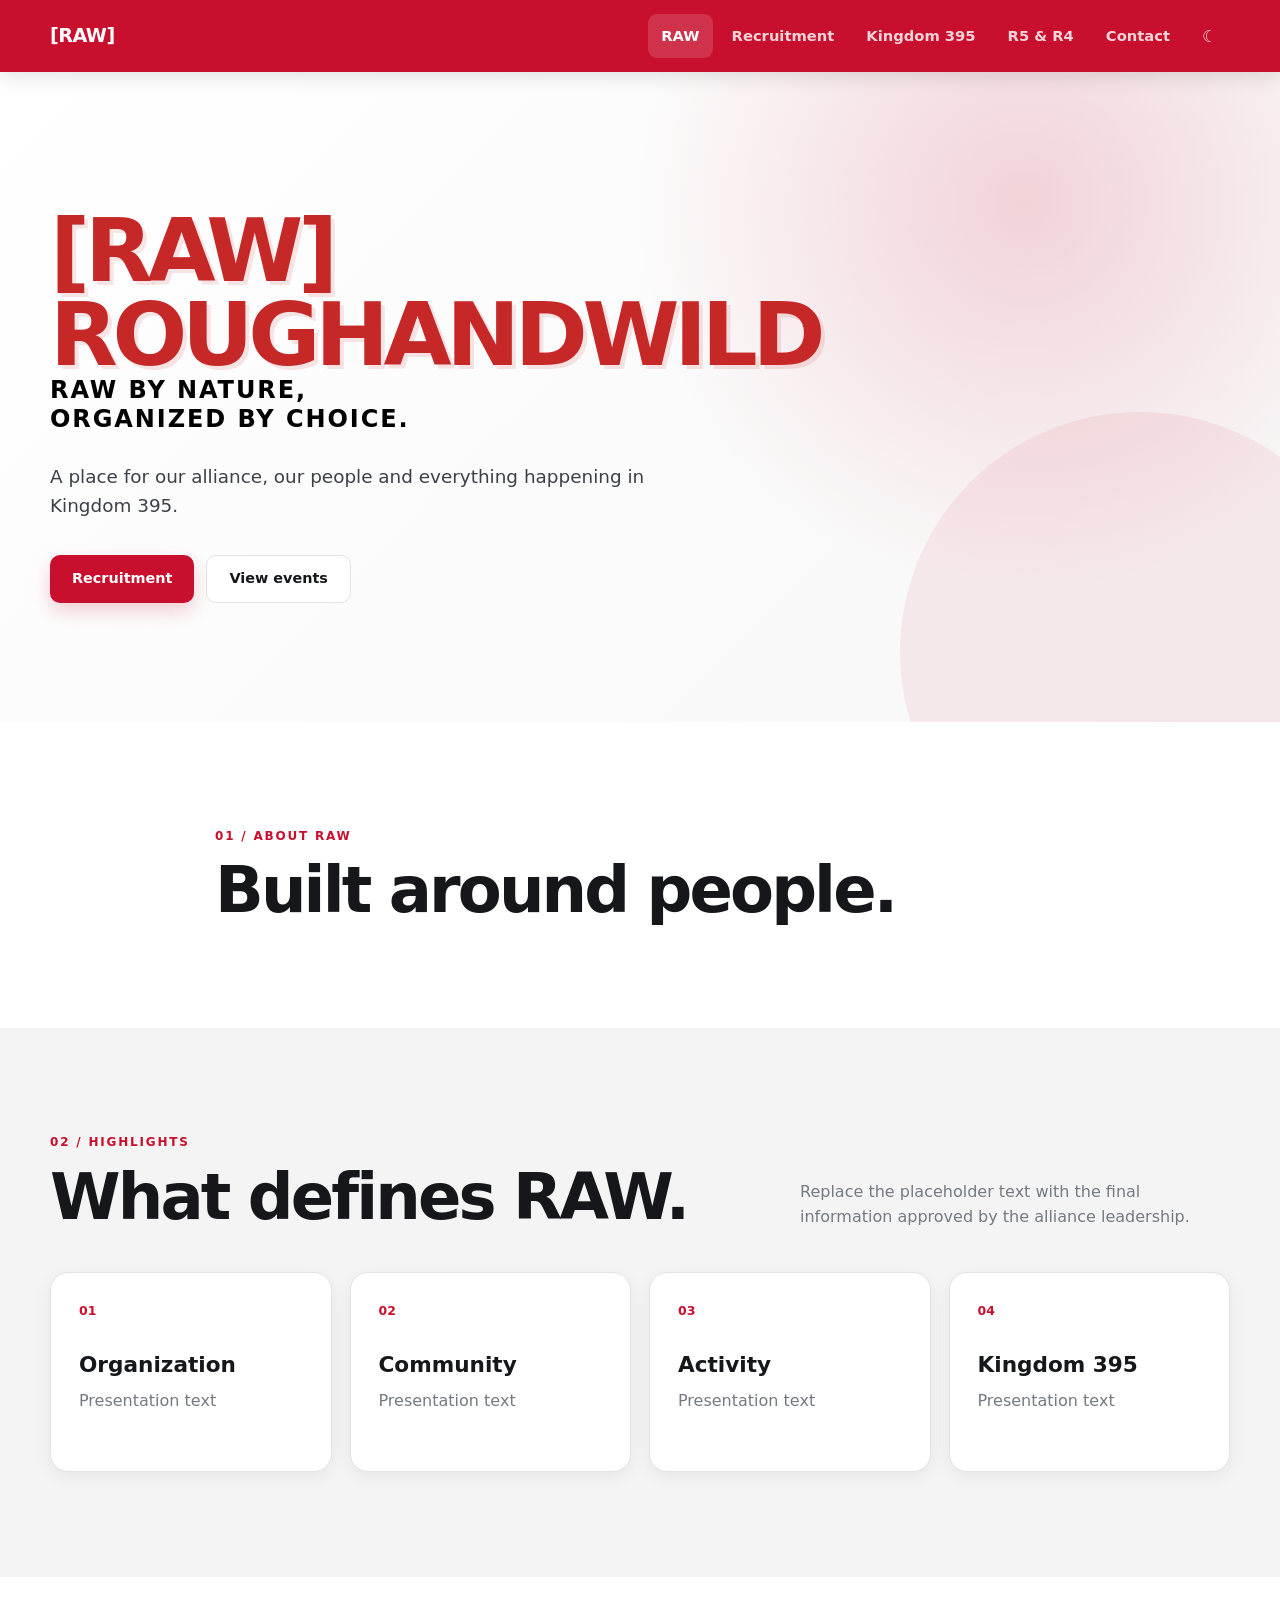
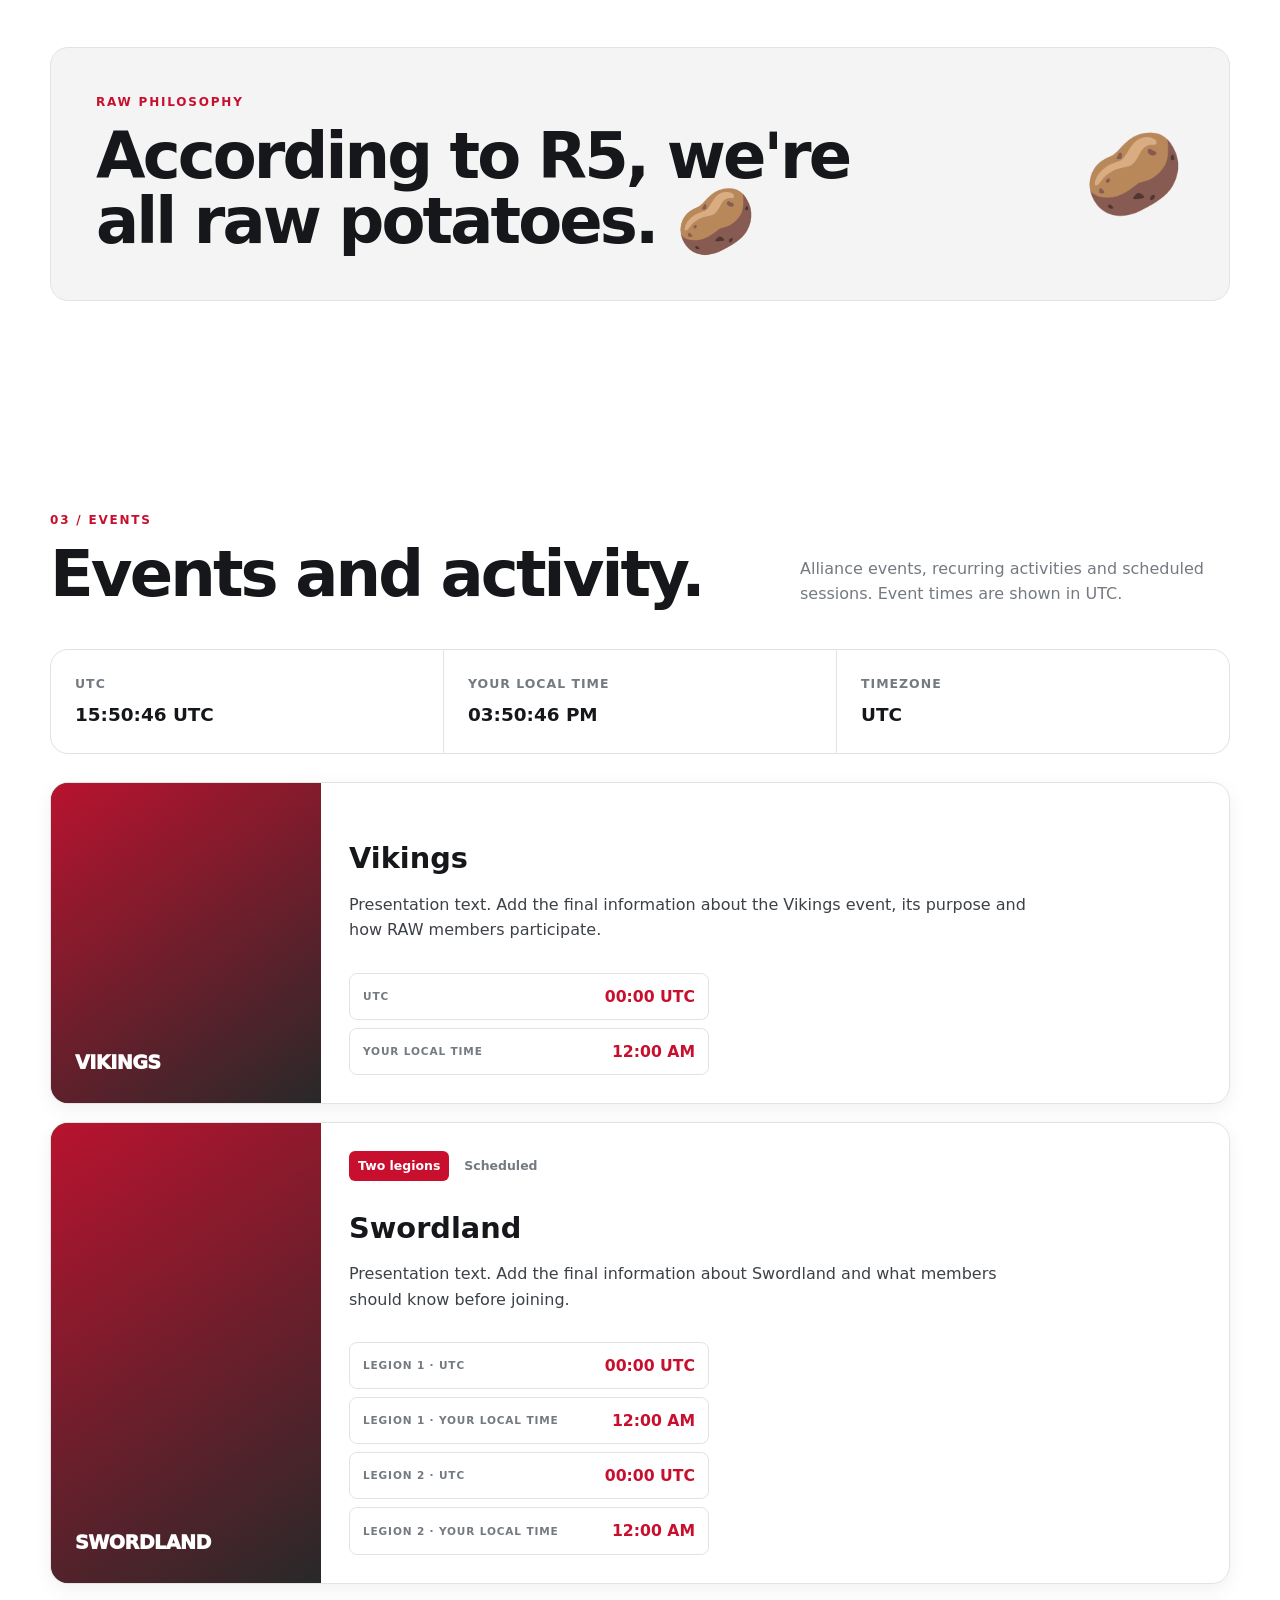
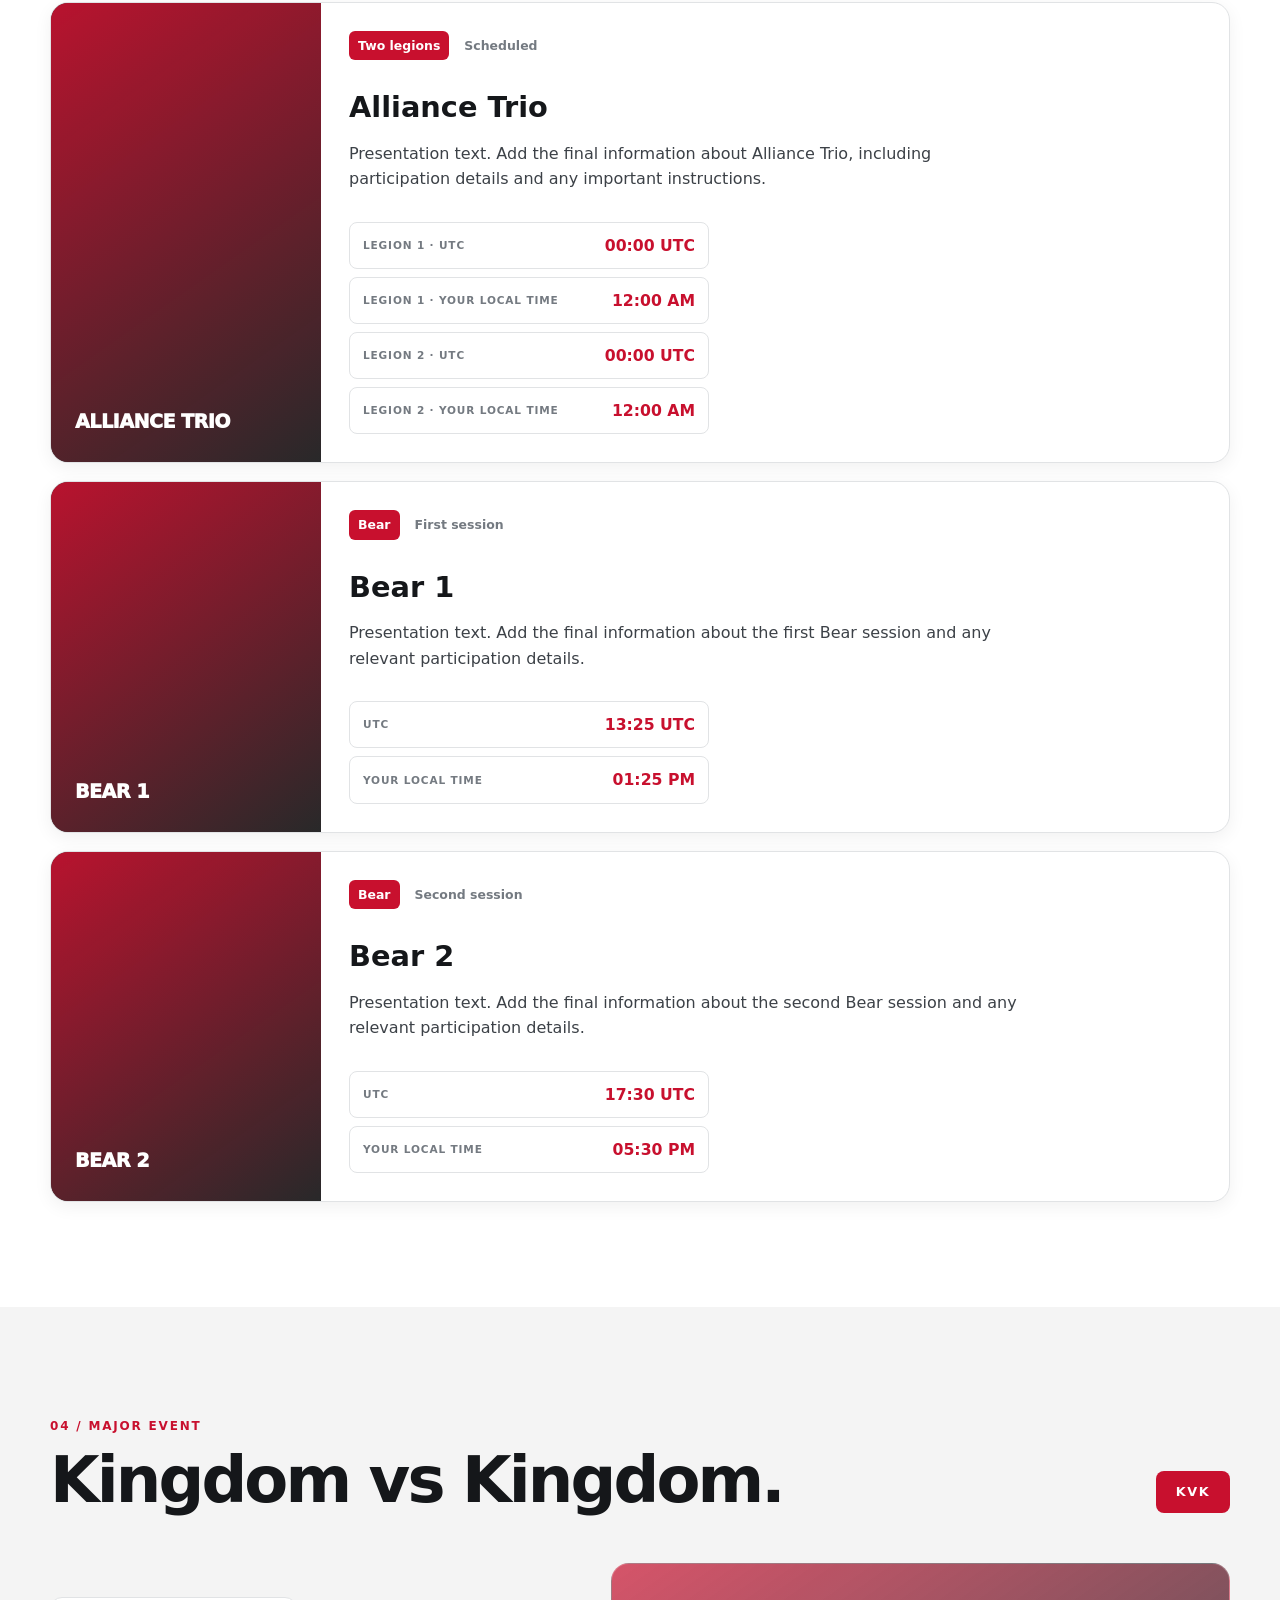
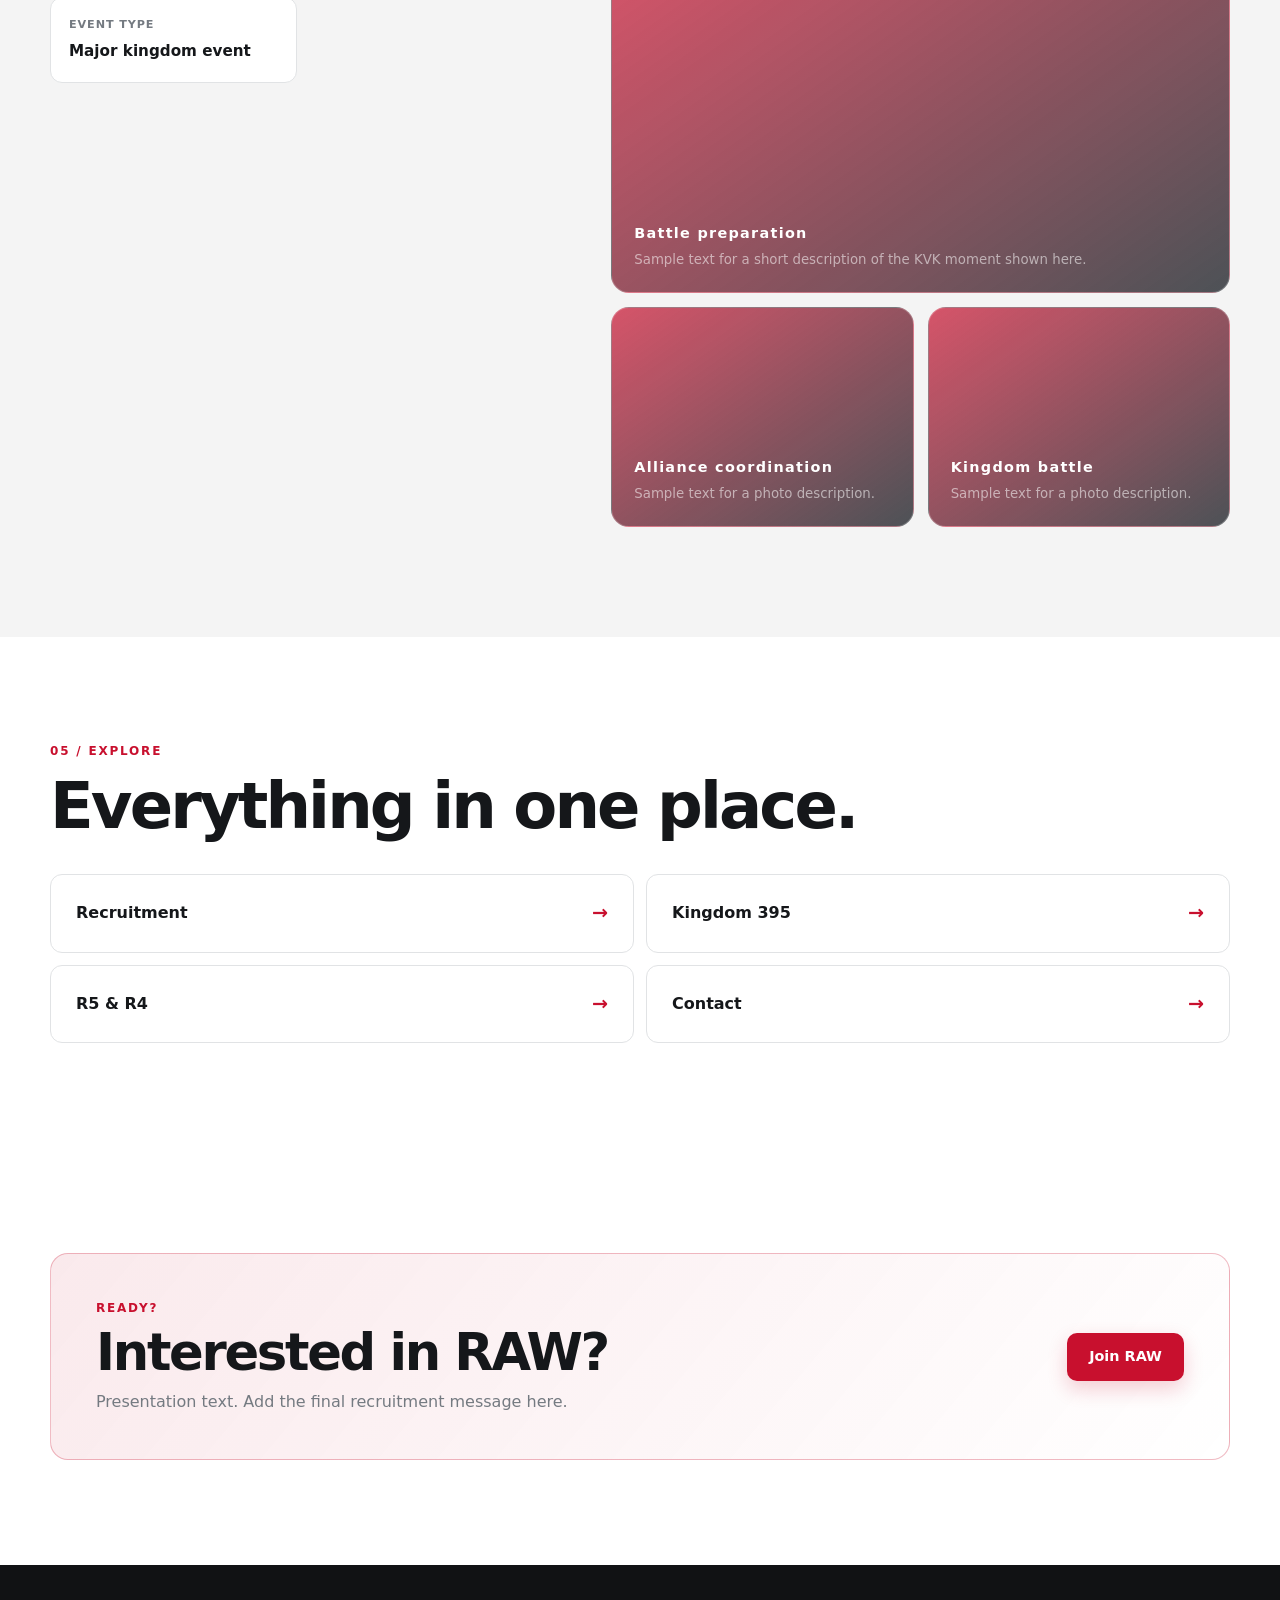
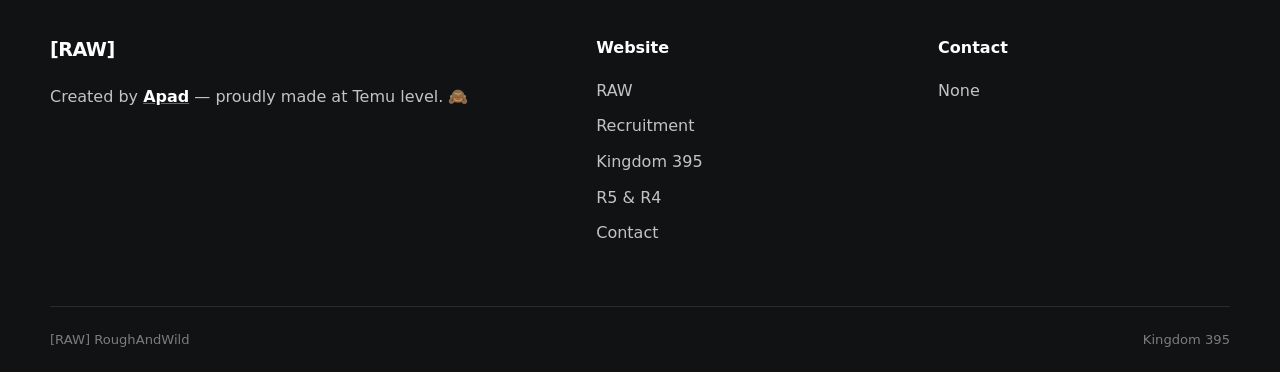
<file: index.html>
<!DOCTYPE html>
<html lang="en">
<head>
    <meta charset="UTF-8">
    <meta name="viewport" content="width=device-width, initial-scale=1.0">
    <meta name="description" content="[RAW] RoughAndWild — alliance presentation and recruitment website.">
    <title>[RAW] RoughAndWild</title>
    <link rel="stylesheet" href="css/style.css">
    <script src="js/main.js" defer></script>
</head>
<body>
    <header class="site-header">
        <div class="container nav-container">
            <a href="index.html" class="logo">[RAW]</a>

            <button class="menu-button" type="button" aria-label="Open menu" aria-expanded="false">
                <span></span>
                <span></span>
                <span></span>
            </button>

            <nav class="site-nav">
                <a href="index.html" class="active">RAW</a>
                <a href="recruitment.html">Recruitment</a>
                <a href="kingdom-395.html">Kingdom 395</a>
                <a href="r5-r4.html">R5 &amp; R4</a>
                <a href="contact.html">Contact</a>

                <button class="theme-button" type="button" aria-label="Change theme">
                    <span>☾</span>
                </button>
            </nav>
        </div>
    </header>

    <main>
        <section class="hero">
            <div class="container hero-content">
                <h1 class="label" style="color: #c62828; font-size: 5.5rem; line-height: 0.95; letter-spacing: -0.06em; font-weight: 900; text-shadow: 4px 4px 0 rgba(198, 40, 40, 0.12);">[RAW] ROUGHANDWILD</h1>
                <p class="hero-slogan" style="color: #000; font-size: 1.5rem; line-height: 1.2; font-weight: 700; letter-spacing: 0.08em; text-transform: uppercase;">Raw by nature,<br><span>organized by choice.</span></p>
                <p class="hero-description">
                    A place for our alliance, our people and everything happening in Kingdom 395.
                </p>

                <div class="hero-buttons">
                    <a href="recruitment.html" class="button button-primary">Recruitment</a>
                    <a href="#events" class="button button-light">View events</a>
                </div>
            </div>
        </section>

        <section class="section">
            <div class="container narrow">
                <p class="label">01 / ABOUT RAW</p>
                <h2>Built around people.</h2>
            </div>
        </section>

        <section class="section section-gray">
            <div class="container">
                <div class="section-header">
                    <div>
                        <p class="label">02 / HIGHLIGHTS</p>
                        <h2>What defines RAW.</h2>
                    </div>
                    <p>Replace the placeholder text with the final information approved by the alliance leadership.</p>
                </div>

                <div class="grid grid-4">
                    <article class="card">
                        <span class="card-number">01</span>
                        <h3>Organization</h3>
                        <p>Presentation text</p>
                    </article>

                    <article class="card">
                        <span class="card-number">02</span>
                        <h3>Community</h3>
                        <p>Presentation text</p>
                    </article>

                    <article class="card">
                        <span class="card-number">03</span>
                        <h3>Activity</h3>
                        <p>Presentation text</p>
                    </article>

                    <article class="card">
                        <span class="card-number">04</span>
                        <h3>Kingdom 395</h3>
                        <p>Presentation text</p>
                    </article>
                </div>
            </div>
        </section>

        <section class="section potato-section">
            <div class="container potato-box">
                <div>
                    <p class="label">RAW PHILOSOPHY</p>
                    <h2>According to R5, we're all raw potatoes. 🥔</h2>
                </div>

                <div class="potato">🥔</div>
            </div>
        </section>

        <section class="section" id="events">
            <div class="container">
                <div class="section-header">
                    <div>
                        <p class="label">03 / EVENTS</p>
                        <h2>Events and activity.</h2>
                    </div>
                    <p>
                        Alliance events, recurring activities and scheduled sessions.
                        Event times are shown in UTC.
                    </p>
                </div>

                <div class="clock-box">
                    <div>
                        <span>UTC</span>
                        <strong id="utc-time">00:00:00 UTC</strong>
                    </div>
                    <div>
                        <span>Your local time</span>
                        <strong id="local-time">00:00:00</strong>
                    </div>
                    <div>
                        <span>Timezone</span>
                        <strong id="timezone">Loading...</strong>
                    </div>
                </div>

                <div class="event-list">
                    <article class="event">
                        <div class="event-image"><span>VIKINGS</span></div>
                        <div class="event-body">
                            <h3>Vikings</h3>
                            <p>Presentation text. Add the final information about the Vikings event, its purpose and how RAW members participate.</p>
                            <div class="event-times event-times-two">
                                <div class="event-time"><span>UTC</span><strong data-event-utc="00:00">00:00 UTC</strong></div>
                                <div class="event-time"><span>Your local time</span><strong data-local-event-time="00:00">00:00</strong></div>
                            </div>
                        </div>
                    </article>

                    <article class="event">
                        <div class="event-image"><span>SWORDLAND</span></div>
                        <div class="event-body">
                            <div class="event-meta"><span class="tag">Two legions</span><span>Scheduled</span></div>
                            <h3>Swordland</h3>
                            <p>Presentation text. Add the final information about Swordland and what members should know before joining.</p>
                            <div class="event-times event-times-two">
                                <div class="event-time"><span>Legion 1 · UTC</span><strong data-event-utc="00:00">00:00 UTC</strong></div>
                                <div class="event-time"><span>Legion 1 · Your local time</span><strong data-local-event-time="00:00">00:00</strong></div>
                                <div class="event-time"><span>Legion 2 · UTC</span><strong data-event-utc="00:00">00:00 UTC</strong></div>
                                <div class="event-time"><span>Legion 2 · Your local time</span><strong data-local-event-time="00:00">00:00</strong></div>
                            </div>
                        </div>
                    </article>

                    <article class="event">
                        <div class="event-image"><span>ALLIANCE TRIO</span></div>
                        <div class="event-body">
                            <div class="event-meta"><span class="tag">Two legions</span><span>Scheduled</span></div>
                            <h3>Alliance Trio</h3>
                            <p>Presentation text. Add the final information about Alliance Trio, including participation details and any important instructions.</p>
                            <div class="event-times event-times-two">
                                <div class="event-time"><span>Legion 1 · UTC</span><strong data-event-utc="00:00">00:00 UTC</strong></div>
                                <div class="event-time"><span>Legion 1 · Your local time</span><strong data-local-event-time="00:00">00:00</strong></div>
                                <div class="event-time"><span>Legion 2 · UTC</span><strong data-event-utc="00:00">00:00 UTC</strong></div>
                                <div class="event-time"><span>Legion 2 · Your local time</span><strong data-local-event-time="00:00">00:00</strong></div>
                            </div>
                        </div>
                    </article>

                    <article class="event">
                        <div class="event-image"><span>BEAR 1</span></div>
                        <div class="event-body">
                            <div class="event-meta"><span class="tag">Bear</span><span>First session</span></div>
                            <h3>Bear 1</h3>
                            <p>Presentation text. Add the final information about the first Bear session and any relevant participation details.</p>
                            <div class="event-times event-times-two">
                                <div class="event-time"><span>UTC</span><strong data-event-utc="13:25">13:25 UTC</strong></div>
                                <div class="event-time"><span>Your local time</span><strong data-local-event-time="13:25">15:25</strong></div>
                            </div>
                        </div>
                    </article>

                    <article class="event">
                        <div class="event-image"><span>BEAR 2</span></div>
                        <div class="event-body">
                            <div class="event-meta"><span class="tag">Bear</span><span>Second session</span></div>
                            <h3>Bear 2</h3>
                            <p>Presentation text. Add the final information about the second Bear session and any relevant participation details.</p>
                            <div class="event-times event-times-two">
                                <div class="event-time"><span>UTC</span><strong data-event-utc="17:30">17:30 UTC</strong></div>
                                <div class="event-time"><span>Your local time</span><strong data-local-event-time="17:30">19:30</strong></div>
                            </div>
                        </div>
                    </article>

                </div>
            </div>
        </section>

        <section class="section kvk-section">
            <div class="container">
                <div class="kvk-heading">
                    <div>
                        <p class="label">04 / MAJOR EVENT</p>
                        <h2>Kingdom vs Kingdom.</h2>
                    </div>
                    <span class="kvk-badge">KVK</span>
                </div>

                <div class="kvk-layout">
                    <div class="kvk-content">
                        <div class="kvk-info">
                            <div><span>Event type</span><strong>Major kingdom event</strong></div>
                        </div>
                    </div>
                    <div class="kvk-gallery">
                        <div class="kvk-photo kvk-photo-large"><span>Battle preparation</span><small>Sample text for a short description of the KVK moment shown here.</small></div>
                        <div class="kvk-photo"><span>Alliance coordination</span><small>Sample text for a photo description.</small></div>
                        <div class="kvk-photo"><span>Kingdom battle</span><small>Sample text for a photo description.</small></div>
                    </div>
                </div>
            </div>
        </section>

        <section class="section">
            <div class="container">
                <p class="label">05 / EXPLORE</p>
                <h2>Everything in one place.</h2>

                <div class="quick-grid">
                    <a href="recruitment.html" class="quick-link">
                        <span>Recruitment</span>
                        <span>→</span>
                    </a>

                    <a href="kingdom-395.html" class="quick-link">
                        <span>Kingdom 395</span>
                        <span>→</span>
                    </a>

                    <a href="r5-r4.html" class="quick-link">
                        <span>R5 &amp; R4</span>
                        <span>→</span>
                    </a>

                    <a href="contact.html" class="quick-link">
                        <span>Contact</span>
                        <span>→</span>
                    </a>
                </div>
            </div>
        </section>

        <section class="section">
            <div class="container cta-box">
                <div>
                    <p class="label">READY?</p>
                    <h2>Interested in RAW?</h2>
                    <p>Presentation text. Add the final recruitment message here.</p>
                </div>

                <a href="recruitment.html" class="button button-primary">Join RAW</a>
            </div>
        </section>
    </main>

    <footer class="footer">
        <div class="container footer-main">
            <div class="footer-about">
                <a href="index.html" class="logo footer-logo">[RAW]</a>
                <p>
                    Created by
                    <button class="creator-button" type="button">Apad</button>
                    — proudly made at Temu level. 🙈
                </p>
            </div>

            <div class="footer-column">
                <strong>Website</strong>
                <a href="index.html">RAW</a>
                <a href="recruitment.html">Recruitment</a>
                <a href="kingdom-395.html">Kingdom 395</a>
                <a href="r5-r4.html">R5 &amp; R4</a>
                <a href="contact.html">Contact</a>
            </div>

            <div class="footer-column">
                <strong>Contact</strong>
                <span>None</span>
            </div>
        </div>

        <div class="container footer-bottom">
            <span>[RAW] RoughAndWild</span>
            <span>Kingdom 395</span>
        </div>

        <div class="creator-card" id="creator-card">
            <button class="creator-close" type="button" aria-label="Close">×</button>

            <span class="label">CREATOR</span>
            <h3>Apad</h3>
            <p class="creator-role">Role: R2 RAW</p>

            <p>
                R2 RAW who is trying to become significant in something nobody quite knows what,
                while trying to be helpful whenever possible.
            </p>

            <div class="creator-info">
                <span>Website level</span>
                <strong>Level 0 — 0 PLN</strong>
            </div>

            <div class="creator-info">
                <span>Email</span>
                <strong>Placeholder</strong>
            </div>

            <div class="creator-info">
                <span>Discord</span>
                <strong>Placeholder</strong>
            </div>
        </div>
    </footer>
</body>
</html>
</file>
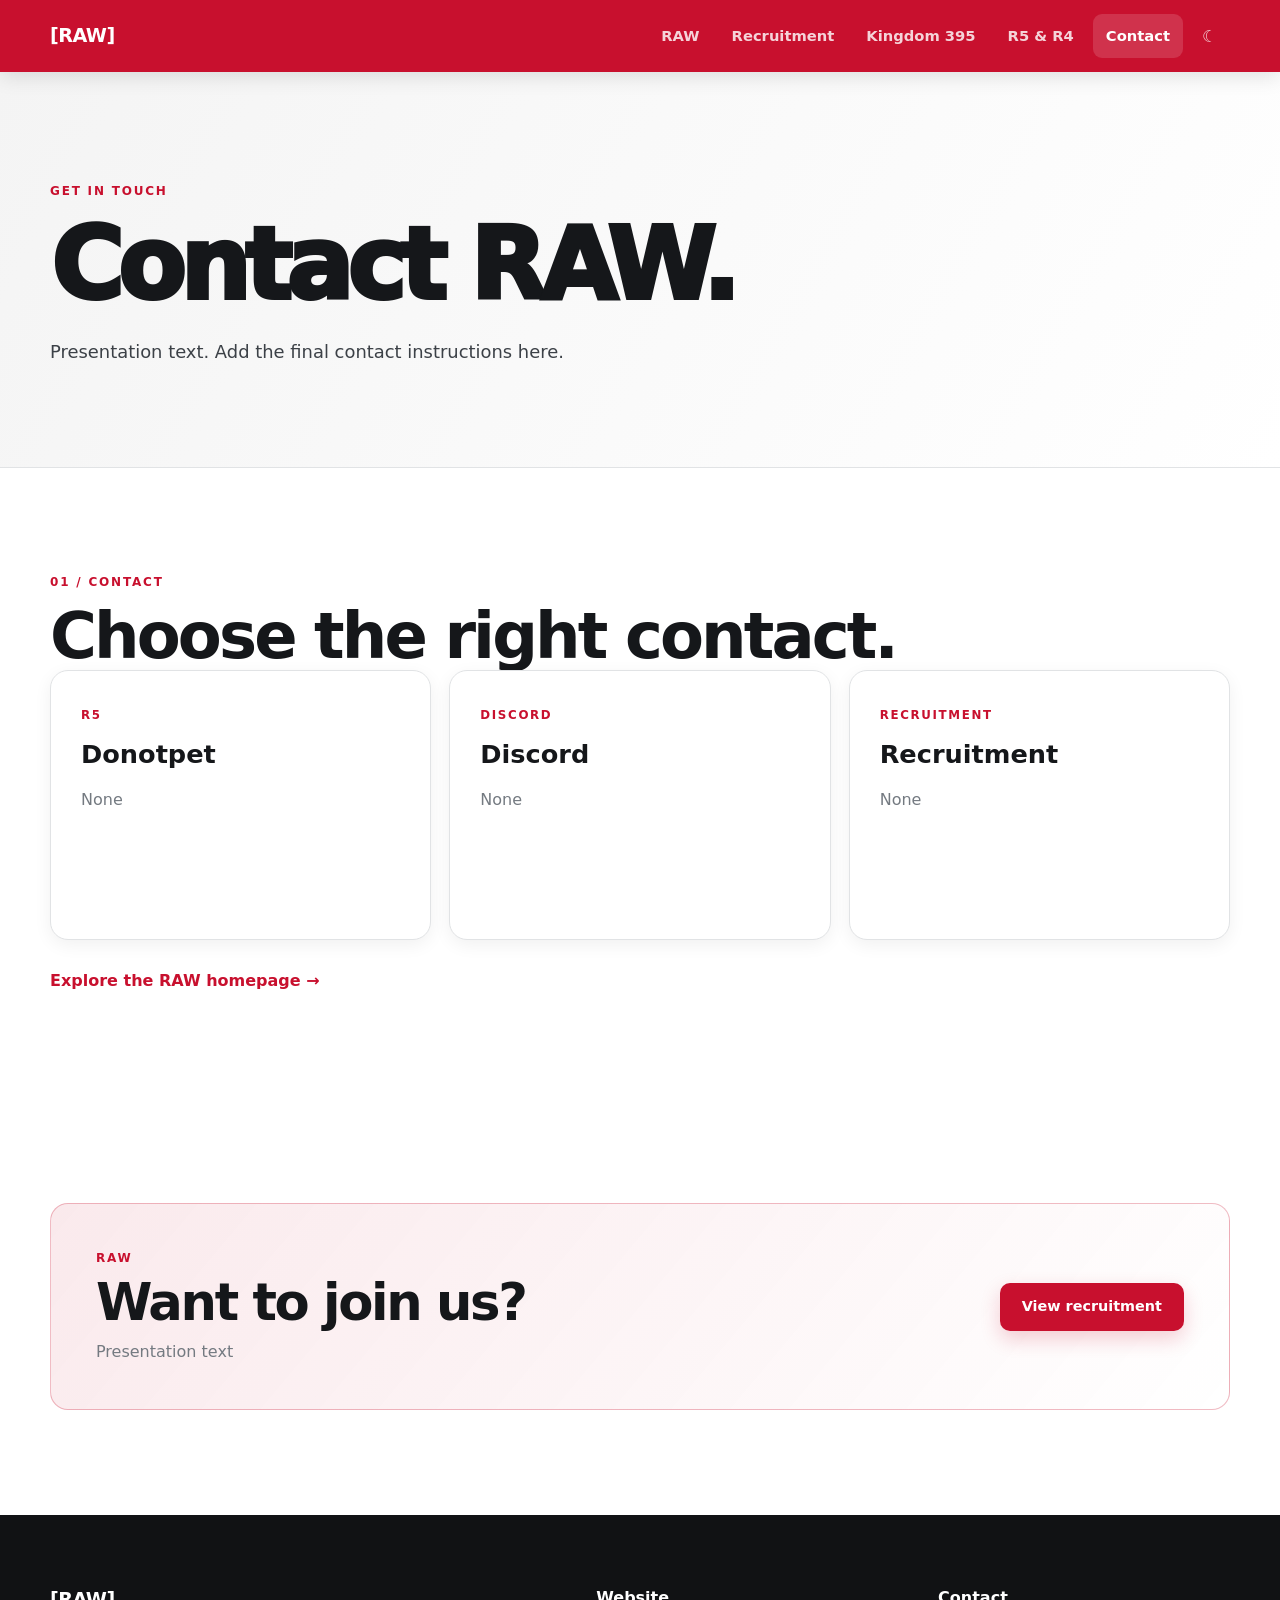
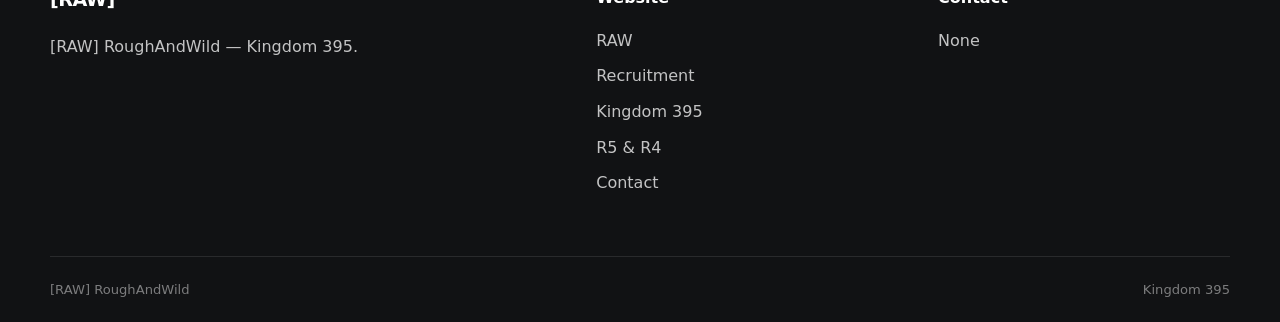
<file: contact.html>
<!DOCTYPE html>
<html lang="en">
<head>
    <meta charset="UTF-8">
    <meta name="viewport" content="width=device-width, initial-scale=1.0">
    <meta name="description" content="Contact [RAW] RoughAndWild.">
    <title>Contact — [RAW] RoughAndWild</title>
    <link rel="stylesheet" href="css/style.css">
    <script src="js/main.js" defer></script>
</head>
<body>
    <header class="site-header">
        <div class="container nav-container">
            <a href="index.html" class="logo">[RAW]</a>

            <button class="menu-button" type="button" aria-label="Open menu" aria-expanded="false">
                <span></span>
                <span></span>
                <span></span>
            </button>

            <nav class="site-nav">
                <a href="index.html">RAW</a>
                <a href="recruitment.html">Recruitment</a>
                <a href="kingdom-395.html">Kingdom 395</a>
                <a href="r5-r4.html">R5 &amp; R4</a>
                <a href="contact.html" class="active">Contact</a>

                <button class="theme-button" type="button" aria-label="Change theme">
                    <span>☾</span>
                </button>
            </nav>
        </div>
    </header>

    <main>
        <section class="page-hero">
            <div class="container">
                <p class="label">GET IN TOUCH</p>
                <h1>Contact RAW.</h1>
                <p class="page-description">
                    Presentation text. Add the final contact instructions here.
                </p>
            </div>
        </section>

        <section class="section">
            <div class="container">
                <p class="label">01 / CONTACT</p>
                <h2>Choose the right contact.</h2>

                <div class="grid grid-3">
                    <article class="contact-card">
                        <span class="role">R5</span>
                        <h3>Donotpet</h3>
                        <p>None</p>
                    </article>

                    <article class="contact-card">
                        <span class="role">DISCORD</span>
                        <h3>Discord</h3>
                        <p>None</p>
                    </article>

                    <article class="contact-card">
                        <span class="role">RECRUITMENT</span>
                        <h3>Recruitment</h3>
                        <p>None</p>
                    </article>
                </div>

                <a href="index.html" class="text-button contact-next">Explore the RAW homepage →</a>
            </div>
        </section>

        <section class="section">
            <div class="container cta-box">
                <div>
                    <p class="label">RAW</p>
                    <h2>Want to join us?</h2>
                    <p>Presentation text</p>
                </div>

                <a href="recruitment.html" class="button button-primary">View recruitment</a>
            </div>
        </section>
    </main>

    <footer class="footer">
        <div class="container footer-main">
            <div class="footer-about">
                <a href="index.html" class="logo footer-logo">[RAW]</a>
                <p>[RAW] RoughAndWild — Kingdom 395.</p>
            </div>

            <div class="footer-column">
                <strong>Website</strong>
                <a href="index.html">RAW</a>
                <a href="recruitment.html">Recruitment</a>
                <a href="kingdom-395.html">Kingdom 395</a>
                <a href="r5-r4.html">R5 &amp; R4</a>
                <a href="contact.html">Contact</a>
            </div>

            <div class="footer-column">
                <strong>Contact</strong>
                <span>None</span>
            </div>
        </div>

        <div class="container footer-bottom">
            <span>[RAW] RoughAndWild</span>
            <span>Kingdom 395</span>
        </div>
    </footer>
</body>
</html>
</file>
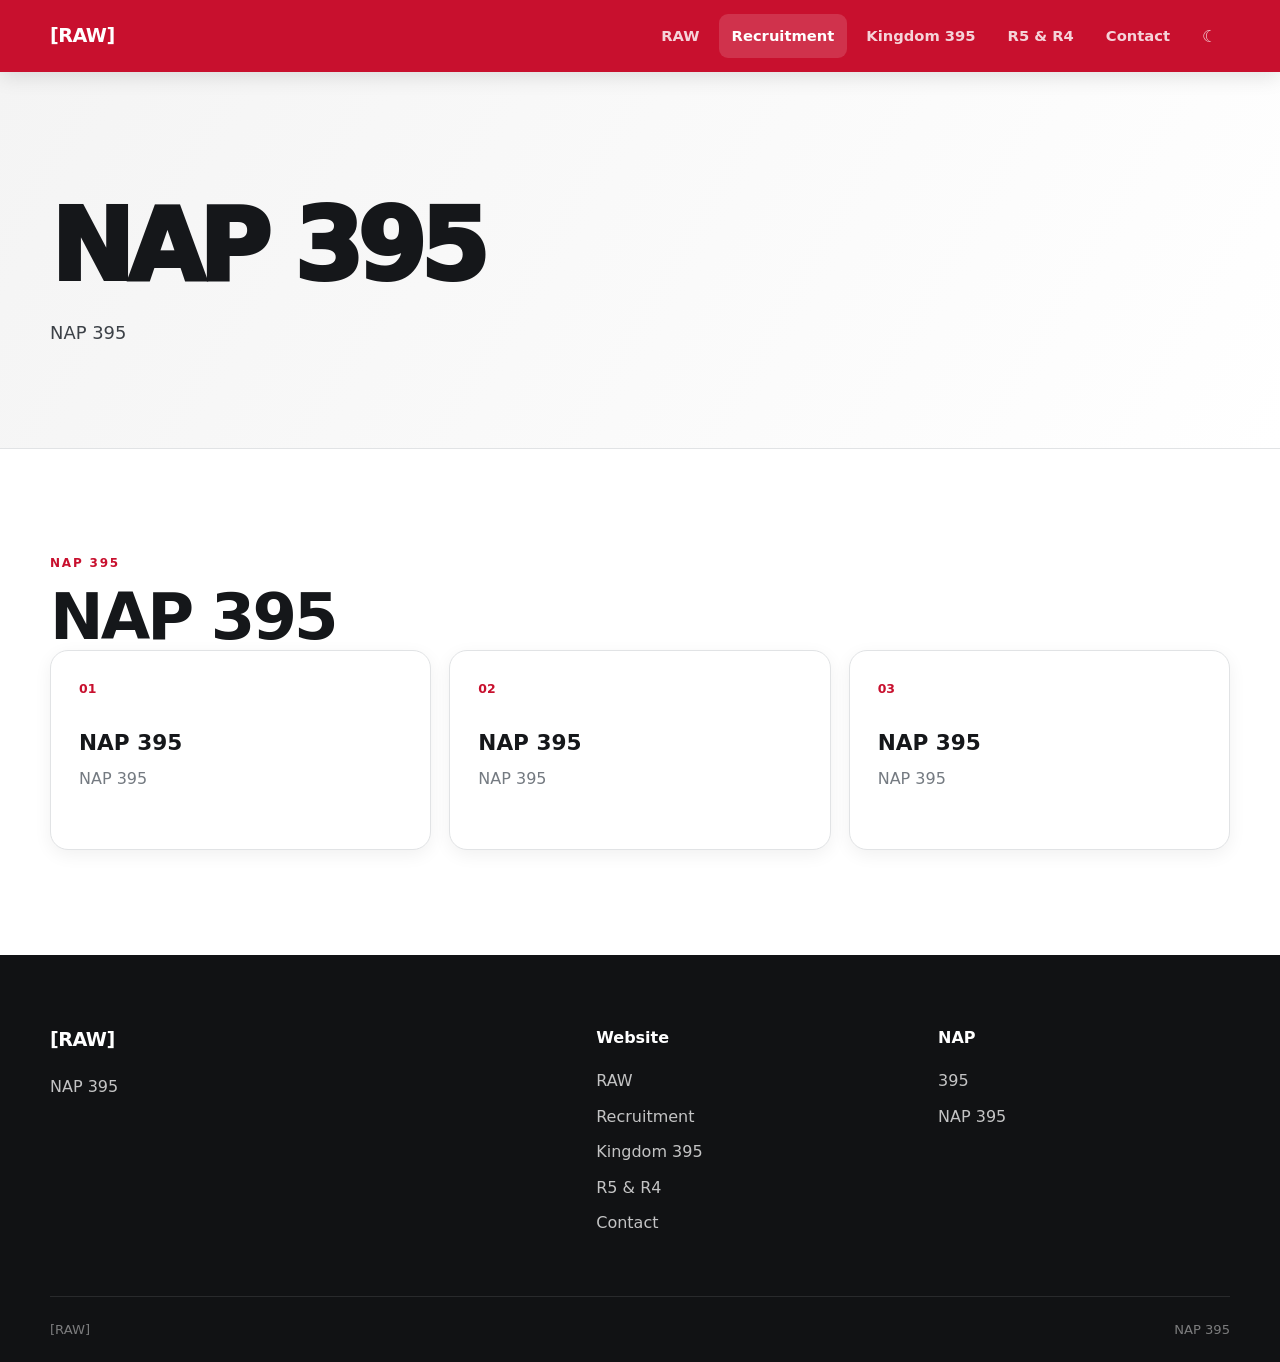
<file: kingdom-395.html>
<!DOCTYPE html>
<html lang="en">
<head>
    <meta charset="UTF-8">
    <meta name="viewport" content="width=device-width, initial-scale=1.0">
    <meta name="description" content="[RAW] RoughAndWild recruitment.">
    <title>Recruitment — [RAW] RoughAndWild</title>
    <link rel="stylesheet" href="css/style.css">
    <script src="js/main.js" defer></script>
</head>
<body>
    <header class="site-header">
        <div class="container nav-container">
            <a href="index.html" class="logo">[RAW]</a>

            <button class="menu-button" type="button" aria-label="Open menu" aria-expanded="false">
                <span></span>
                <span></span>
                <span></span>
            </button>

            <nav class="site-nav">
                <a href="index.html">RAW</a>
                <a href="recruitment.html" class="active">Recruitment</a>
                <a href="kingdom-395.html">Kingdom 395</a>
                <a href="r5-r4.html">R5 &amp; R4</a>
                <a href="contact.html">Contact</a>

                <button class="theme-button" id="themeToggle" type="button" aria-label="Change theme">
                    <span>☾</span>
                </button>
            </nav>
        </div>
    </header>

    <main>
        <section class="page-hero">
            <div class="container">
                <h1>NAP 395</h1>
                <p class="page-description">
                    NAP 395
                </p>
            </div>
        </section>

        <section class="section">
            <div class="container">
                <p class="label">NAP 395</p>
                <h2>NAP 395</h2>

                <div class="grid grid-3">
                    <article class="card">
                        <span class="card-number">01</span>
                        <h3>NAP 395</h3>
                        <p>NAP 395</p>
                    </article>

                    <article class="card">
                        <span class="card-number">02</span>
                        <h3>NAP 395</h3>
                        <p>NAP 395</p>
                    </article>

                    <article class="card">
                        <span class="card-number">03</span>
                        <h3>NAP 395</h3>
                        <p>NAP 395</p>
                    </article>
                </div>
            </div>
        </section>
    </main>

    <footer class="footer">
        <div class="container footer-main">
            <div class="footer-about">
                <a href="index.html" class="logo footer-logo">[RAW]</a>
                <p>NAP 395</p>
            </div>

            <div class="footer-column">
                <strong>Website</strong>
                <a href="index.html">RAW</a>
                <a href="recruitment.html">Recruitment</a>
                <a href="kingdom-395.html">Kingdom 395</a>
                <a href="r5-r4.html">R5 &amp; R4</a>
                <a href="contact.html">Contact</a>
            </div>

            <div class="footer-column">
                <strong>NAP</strong>
                <span>395</span>
                <span>NAP 395</span>
            </div>
        </div>

        <div class="container footer-bottom">
            <span>[RAW]</span>
            <span>NAP 395</span>
        </div>
    </footer>
</body>
</html>
</file>
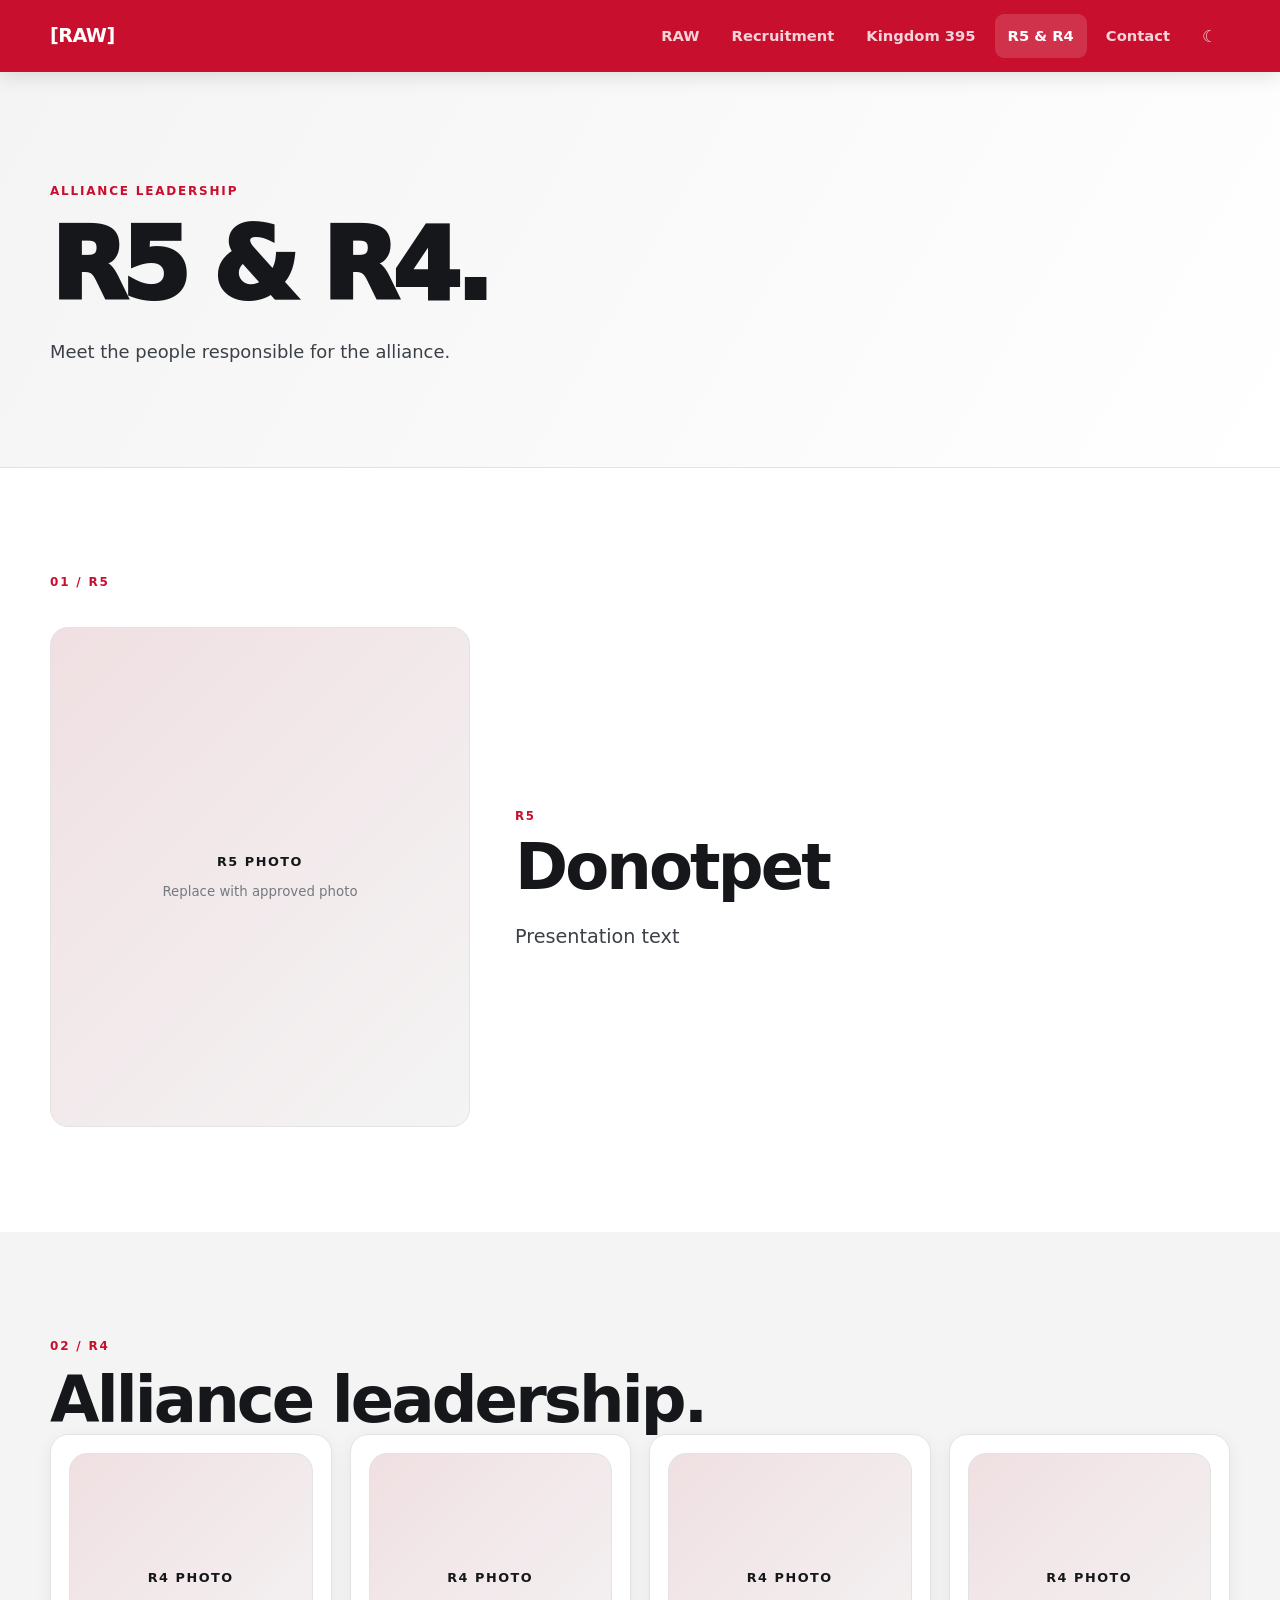
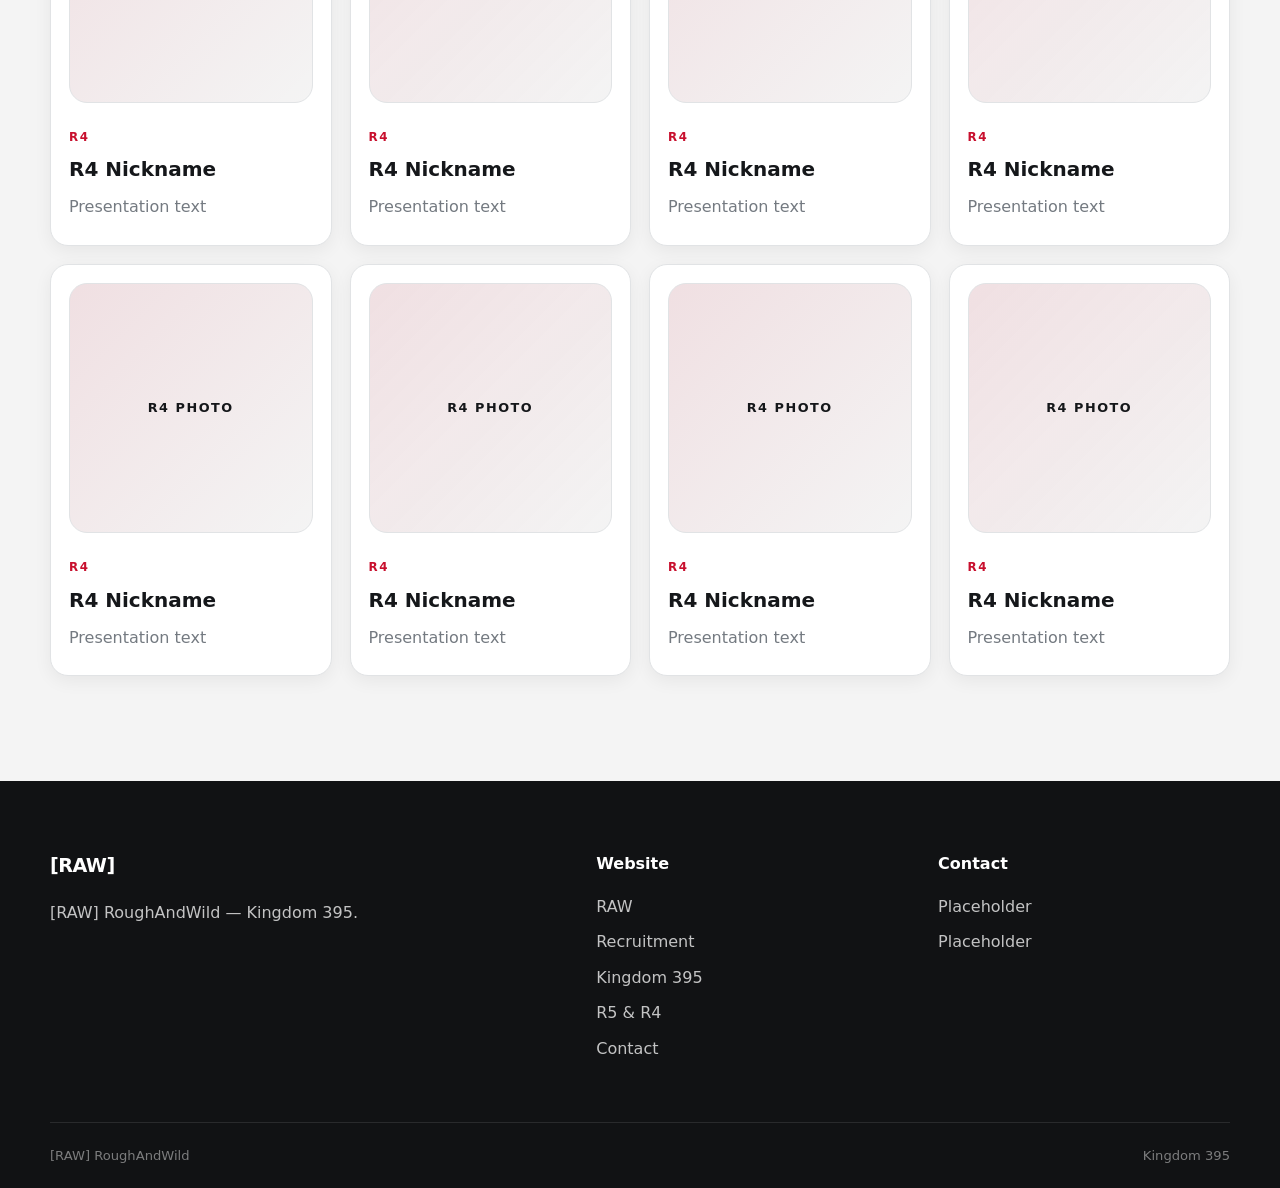
<file: r5-r4.html>
<!DOCTYPE html>
<html lang="en">
<head>
    <meta charset="UTF-8">
    <meta name="viewport" content="width=device-width, initial-scale=1.0">
    <meta name="description" content="[RAW] RoughAndWild — R5 and R4.">
    <title>R5 &amp; R4 — [RAW] RoughAndWild</title>
    <link rel="stylesheet" href="css/style.css">
    <script src="js/main.js" defer></script>
</head>
<body>
    <header class="site-header">
        <div class="container nav-container">
            <a href="index.html" class="logo">[RAW]</a>

            <button class="menu-button" type="button" aria-label="Open menu" aria-expanded="false">
                <span></span>
                <span></span>
                <span></span>
            </button>

            <nav class="site-nav">
                <a href="index.html">RAW</a>
                <a href="recruitment.html">Recruitment</a>
                <a href="kingdom-395.html">Kingdom 395</a>
                <a href="r5-r4.html" class="active">R5 &amp; R4</a>
                <a href="contact.html">Contact</a>

                <button class="theme-button" type="button" aria-label="Change theme">
                    <span>☾</span>
                </button>
            </nav>
        </div>
    </header>

    <main>
        <section class="page-hero">
            <div class="container">
                <p class="label">ALLIANCE LEADERSHIP</p>
                <h1>R5 &amp; R4.</h1>
                <p class="page-description">
                    Meet the people responsible for the alliance.
                </p>
            </div>
        </section>

        <section class="section">
            <div class="container">
                <p class="label">01 / R5</p>

                <div class="leader-card">
                    <div class="profile-placeholder large-profile">
                        <span>R5 PHOTO</span>
                        <small>Replace with approved photo</small>
                    </div>

                    <div class="leader-info">
                        <span class="role">R5</span>
                        <h2>Donotpet</h2>
                        <p class="large-text">Presentation text</p>
                    </div>
                </div>
            </div>
        </section>

        <section class="section section-gray">
            <div class="container">
                <p class="label">02 / R4</p>
                <h2>Alliance leadership.</h2>

                <div class="grid grid-4">
                    <article class="profile-card">
                        <div class="profile-placeholder"><span>R4 PHOTO</span></div>
                        <span class="role">R4</span>
                        <h3>R4 Nickname</h3>
                        <p>Presentation text</p>
                    </article>

                    <article class="profile-card">
                        <div class="profile-placeholder"><span>R4 PHOTO</span></div>
                        <span class="role">R4</span>
                        <h3>R4 Nickname</h3>
                        <p>Presentation text</p>
                    </article>

                    <article class="profile-card">
                        <div class="profile-placeholder"><span>R4 PHOTO</span></div>
                        <span class="role">R4</span>
                        <h3>R4 Nickname</h3>
                        <p>Presentation text</p>
                    </article>

                    <article class="profile-card">
                        <div class="profile-placeholder"><span>R4 PHOTO</span></div>
                        <span class="role">R4</span>
                        <h3>R4 Nickname</h3>
                        <p>Presentation text</p>
                    </article>

                    <article class="profile-card">
                        <div class="profile-placeholder"><span>R4 PHOTO</span></div>
                        <span class="role">R4</span>
                        <h3>R4 Nickname</h3>
                        <p>Presentation text</p>
                    </article>

                    <article class="profile-card">
                        <div class="profile-placeholder"><span>R4 PHOTO</span></div>
                        <span class="role">R4</span>
                        <h3>R4 Nickname</h3>
                        <p>Presentation text</p>
                    </article>

                    <article class="profile-card">
                        <div class="profile-placeholder"><span>R4 PHOTO</span></div>
                        <span class="role">R4</span>
                        <h3>R4 Nickname</h3>
                        <p>Presentation text</p>
                    </article>

                    <article class="profile-card">
                        <div class="profile-placeholder"><span>R4 PHOTO</span></div>
                        <span class="role">R4</span>
                        <h3>R4 Nickname</h3>
                        <p>Presentation text</p>
                    </article>
                </div>
            </div>
        </section>
    </main>

    <footer class="footer">
        <div class="container footer-main">
            <div class="footer-about">
                <a href="index.html" class="logo footer-logo">[RAW]</a>
                <p>[RAW] RoughAndWild — Kingdom 395.</p>
            </div>

            <div class="footer-column">
                <strong>Website</strong>
                <a href="index.html">RAW</a>
                <a href="recruitment.html">Recruitment</a>
                <a href="kingdom-395.html">Kingdom 395</a>
                <a href="r5-r4.html">R5 &amp; R4</a>
                <a href="contact.html">Contact</a>
            </div>

            <div class="footer-column">
                <strong>Contact</strong>
                <span>Placeholder</span>
                <span>Placeholder</span>
            </div>
        </div>

        <div class="container footer-bottom">
            <span>[RAW] RoughAndWild</span>
            <span>Kingdom 395</span>
        </div>
    </footer>
</body>
</html>
</file>
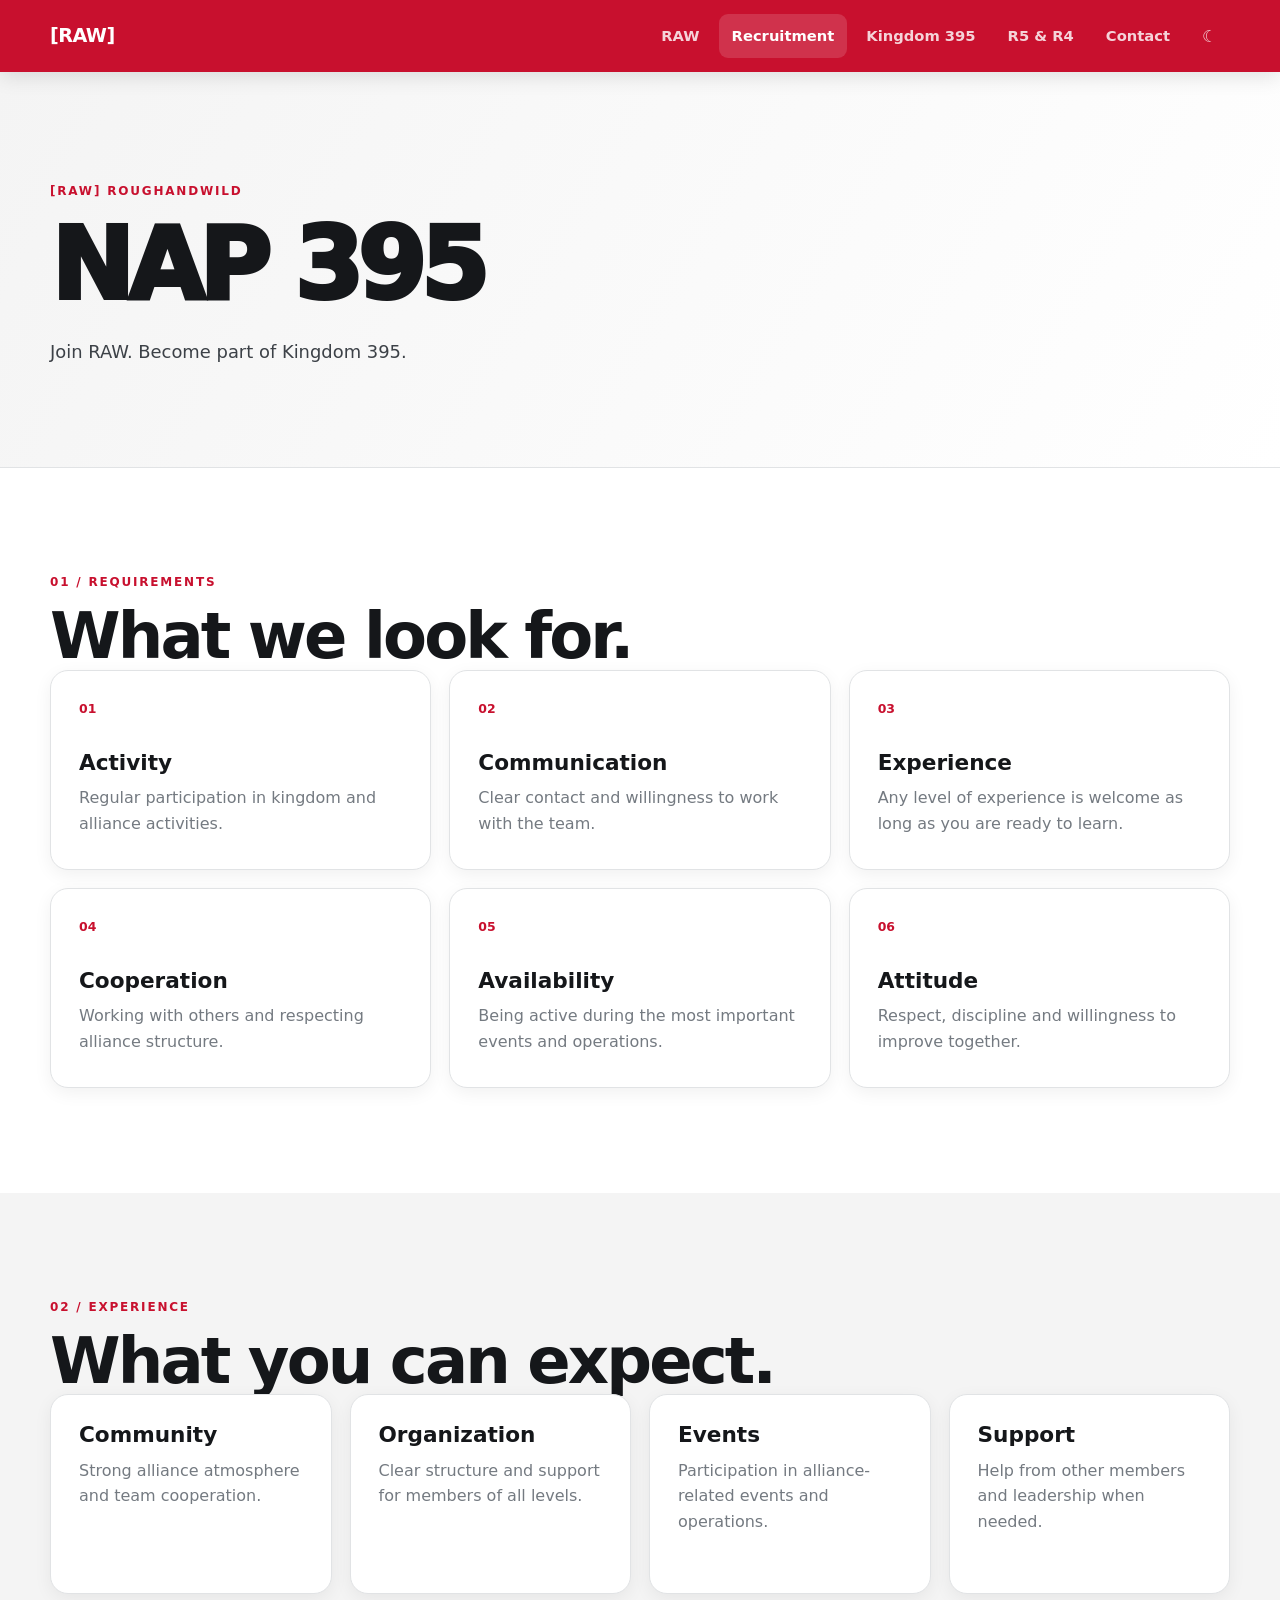
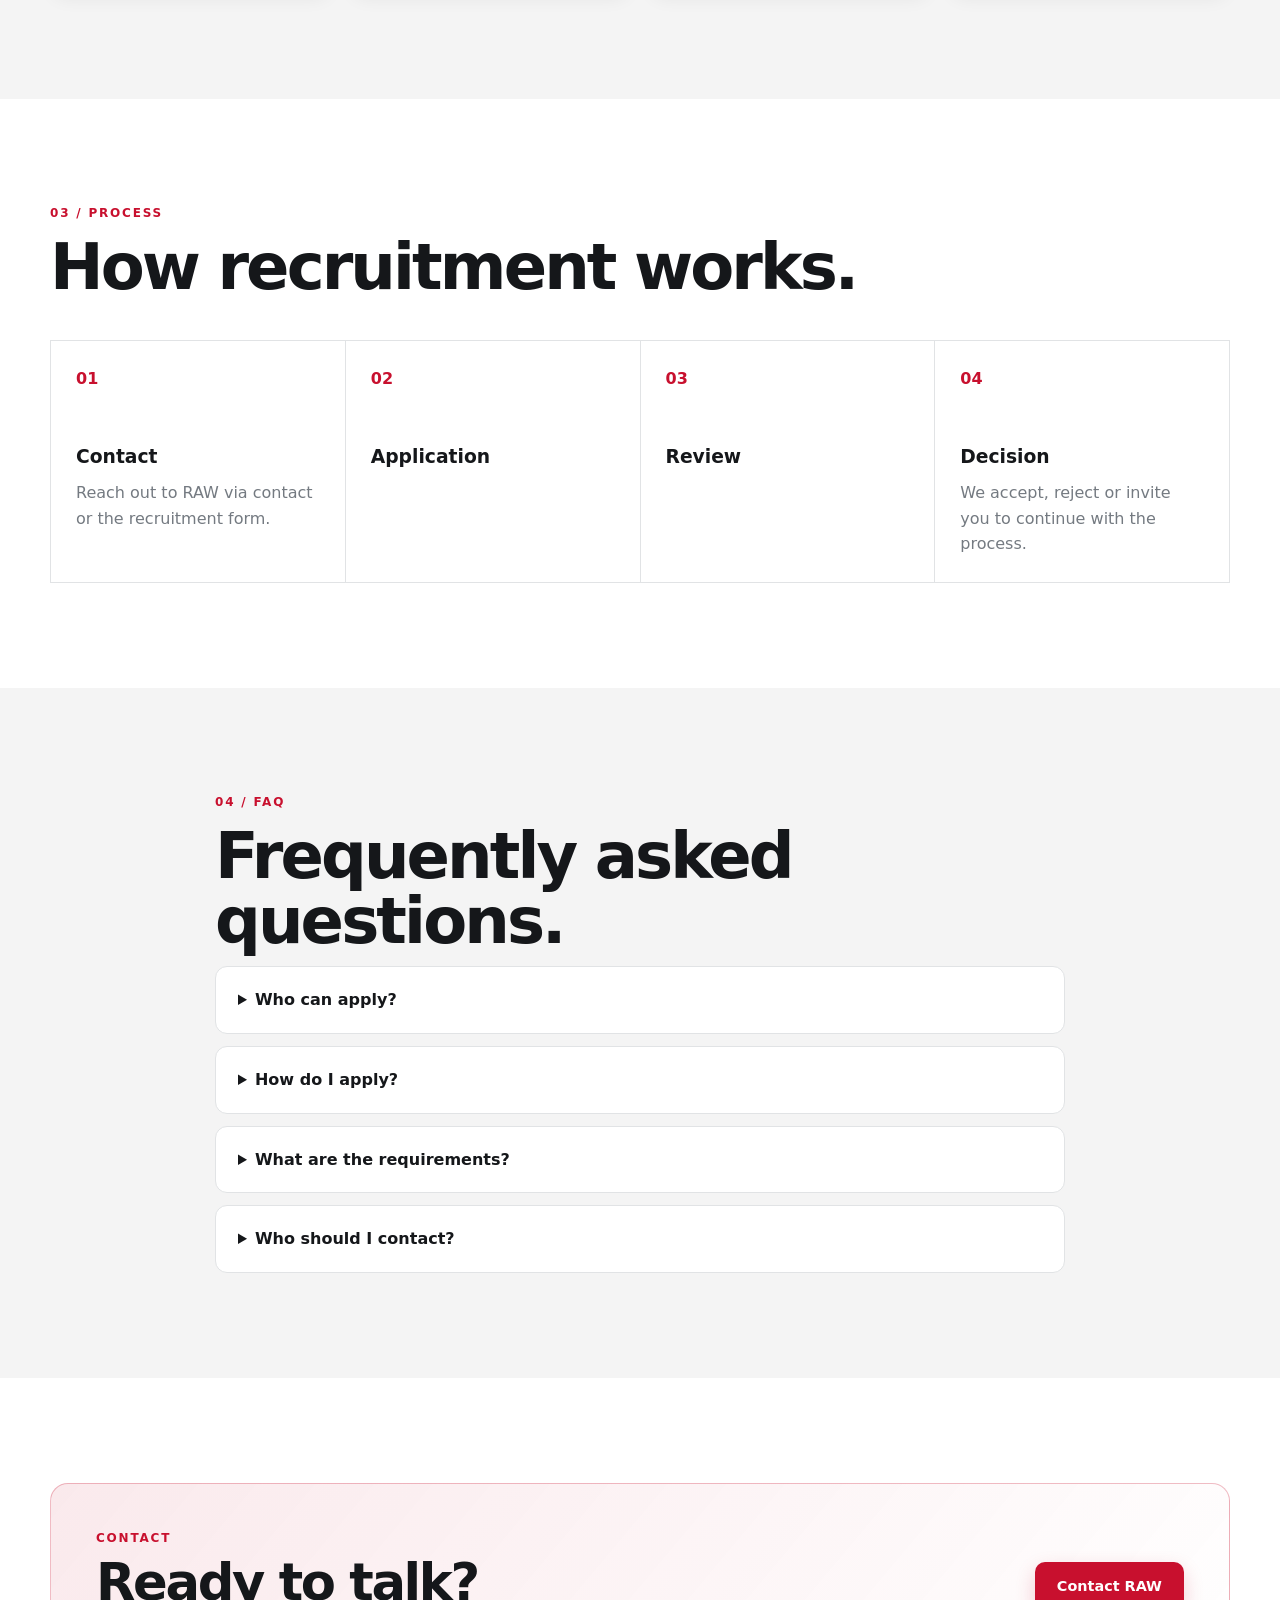
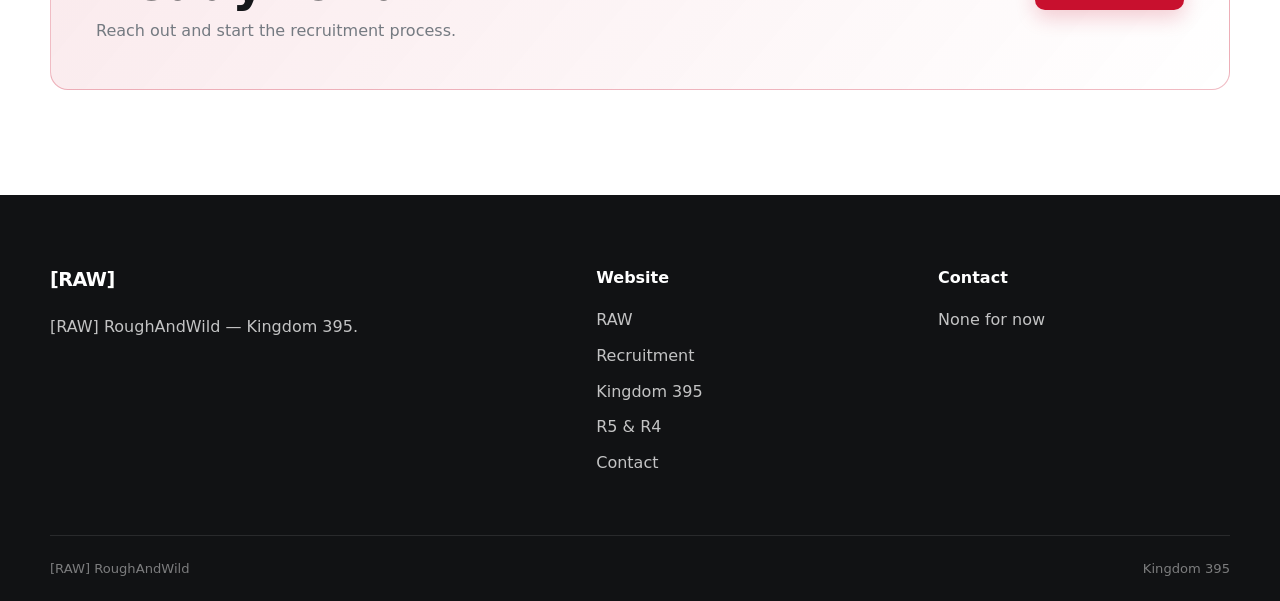
<file: recruitment.html>
<!DOCTYPE html>
<html lang="en">
<head>
    <meta charset="UTF-8">
    <meta name="viewport" content="width=device-width, initial-scale=1.0">
    <meta name="description" content="[RAW] RoughAndWild recruitment.">
    <title>Recruitment — [RAW] RoughAndWild</title>
    <link rel="stylesheet" href="css/style.css">
    <script src="js/main.js" defer></script>
</head>
<body>
    <header class="site-header">
        <div class="container nav-container">
            <a href="index.html" class="logo">[RAW]</a>

            <button class="menu-button" type="button" aria-label="Open menu" aria-expanded="false">
                <span></span>
                <span></span>
                <span></span>
            </button>

            <nav class="site-nav">
                <a href="index.html">RAW</a>
                <a href="recruitment.html" class="active">Recruitment</a>
                <a href="kingdom-395.html">Kingdom 395</a>
                <a href="r5-r4.html">R5 &amp; R4</a>
                <a href="contact.html">Contact</a>

                <button class="theme-button" id="themeToggle" type="button" aria-label="Change theme">
                    <span>☾</span>
                </button>
            </nav>
        </div>
    </header>

    <main>
        <section class="page-hero">
            <div class="container">
                <p class="label">[RAW] ROUGHANDWILD</p>
                <h1>NAP 395</h1>
                <p class="page-description">
                    Join RAW. Become part of Kingdom 395.
                </p>
            </div>
        </section>

        <section class="section">
            <div class="container">
                <p class="label">01 / REQUIREMENTS</p>
                <h2>What we look for.</h2>

                <div class="grid grid-3">
                    <article class="card">
                        <span class="card-number">01</span>
                        <h3>Activity</h3>
                        <p>Regular participation in kingdom and alliance activities.</p>
                    </article>

                    <article class="card">
                        <span class="card-number">02</span>
                        <h3>Communication</h3>
                        <p>Clear contact and willingness to work with the team.</p>
                    </article>

                    <article class="card">
                        <span class="card-number">03</span>
                        <h3>Experience</h3>
                        <p>Any level of experience is welcome as long as you are ready to learn.</p>
                    </article>

                    <article class="card">
                        <span class="card-number">04</span>
                        <h3>Cooperation</h3>
                        <p>Working with others and respecting alliance structure.</p>
                    </article>

                    <article class="card">
                        <span class="card-number">05</span>
                        <h3>Availability</h3>
                        <p>Being active during the most important events and operations.</p>
                    </article>

                    <article class="card">
                        <span class="card-number">06</span>
                        <h3>Attitude</h3>
                        <p>Respect, discipline and willingness to improve together.</p>
                    </article>
                </div>
            </div>
        </section>

        <section class="section section-gray">
            <div class="container">
                <p class="label">02 / EXPERIENCE</p>
                <h2>What you can expect.</h2>

                <div class="grid grid-4">
                    <article class="card">
                        <h3>Community</h3>
                        <p>Strong alliance atmosphere and team cooperation.</p>
                    </article>

                    <article class="card">
                        <h3>Organization</h3>
                        <p>Clear structure and support for members of all levels.</p>
                    </article>

                    <article class="card">
                        <h3>Events</h3>
                        <p>Participation in alliance-related events and operations.</p>
                    </article>

                    <article class="card">
                        <h3>Support</h3>
                        <p>Help from other members and leadership when needed.</p>
                    </article>
                </div>
            </div>
        </section>

        <section class="section">
            <div class="container">
                <p class="label">03 / PROCESS</p>
                <h2>How recruitment works.</h2>

                <div class="steps">
                    <div class="step">
                        <span>01</span>
                        <h3>Contact</h3>
                        <p>Reach out to RAW via contact or the recruitment form.</p>
                    </div>

                    <div class="step">
                        <span>02</span>
                        <h3>Application</h3>
                    </div>

                    <div class="step">
                        <span>03</span>
                        <h3>Review</h3>
                    </div>

                    <div class="step">
                        <span>04</span>
                        <h3>Decision</h3>
                        <p>We accept, reject or invite you to continue with the process.</p>
                    </div>
                </div>
            </div>
        </section>

        <section class="section section-gray">
            <div class="container faq">
                <p class="label">04 / FAQ</p>
                <h2>Frequently asked questions.</h2>

                <details>
                    <summary>Who can apply?</summary>
                    <p>Anyone interested in joining RAW and participating in alliance life.</p>
                </details>

                <details>
                    <summary>How do I apply?</summary>
                    <p>Use the contact page or reach out directly to the alliance staff.</p>
                </details>

                <details>
                    <summary>What are the requirements?</summary>
                    <p>You need activity, communication, and willingness to cooperate.</p>
                </details>

                <details>
                    <summary>Who should I contact?</summary>
                    <p>Use the official contact page for all recruitment questions.</p>
                </details>
            </div>
        </section>

        <section class="section">
            <div class="container cta-box">
                <div>
                    <p class="label">CONTACT</p>
                    <h2>Ready to talk?</h2>
                    <p>Reach out and start the recruitment process.</p>
                </div>

                <a href="contact.html" class="button button-primary">Contact RAW</a>
            </div>
        </section>
    </main>

    <footer class="footer">
        <div class="container footer-main">
            <div class="footer-about">
                <a href="index.html" class="logo footer-logo">[RAW]</a>
                <p>[RAW] RoughAndWild — Kingdom 395.</p>
            </div>

            <div class="footer-column">
                <strong>Website</strong>
                <a href="index.html">RAW</a>
                <a href="recruitment.html">Recruitment</a>
                <a href="kingdom-395.html">Kingdom 395</a>
                <a href="r5-r4.html">R5 &amp; R4</a>
                <a href="contact.html">Contact</a>
            </div>

            <div class="footer-column">
                <strong>Contact</strong>
                <span>None for now</span>
            </div>
        </div>

        <div class="container footer-bottom">
            <span>[RAW] RoughAndWild</span>
            <span>Kingdom 395</span>
        </div>
    </footer>
</body>
</html>
</file>
<file: css/style.css>
/* Główne kolory */
:root {
    --red: #c8102e;
    --red-dark: #980b22;
    --red-light: #e52b48;

    --bg: #ffffff;
    --bg-soft: #f4f4f4;
    --surface: #ffffff;

    --text: #15171a;
    --text-soft: #3c4147;
    --muted: #747a81;

    --border: #e1e3e5;

    --shadow: 0 12px 35px rgba(0, 0, 0, 0.08);
    --shadow-small: 0 5px 18px rgba(0, 0, 0, 0.06);

    --radius: 18px;
    --radius-small: 12px;

    --max-width: 1180px;
}

/* Tryb ciemny */
body.dark {
    --bg: #111214;
    --bg-soft: #191b1e;
    --surface: #181a1d;

    --text: #f1f2f3;
    --text-soft: #c8cbd0;
    --muted: #969ba2;

    --border: #2c3035;

    --shadow: 0 12px 35px rgba(0, 0, 0, 0.25);
    --shadow-small: 0 5px 18px rgba(0, 0, 0, 0.2);
}

/* Podstawy */
* {
    box-sizing: border-box;
    margin: 0;
    padding: 0;
}

html {
    scroll-behavior: smooth;
}

body {
    min-height: 100vh;
    background: var(--bg);
    color: var(--text);
    font-family: Inter, ui-sans-serif, system-ui, -apple-system, BlinkMacSystemFont, "Segoe UI", sans-serif;
    line-height: 1.6;
}

a {
    color: inherit;
    text-decoration: none;
}

button,
a {
    -webkit-tap-highlight-color: transparent;
}

button {
    font: inherit;
}

.container {
    width: min(var(--max-width), calc(100% - 40px));
    margin: 0 auto;
}

.narrow {
    max-width: 850px;
}

/* Dostępność */
.sr-only {
    position: absolute;
    width: 1px;
    height: 1px;
    padding: 0;
    margin: -1px;
    overflow: hidden;
    clip: rect(0, 0, 0, 0);
    white-space: nowrap;
    border: 0;
}

/* Nagłówek */
.site-header {
    position: sticky;
    top: 0;
    z-index: 1000;
    background: var(--red);
    box-shadow: 0 4px 20px rgba(0, 0, 0, 0.12);
}

.nav-container {
    min-height: 72px;
    display: flex;
    align-items: center;
    gap: 30px;
}

.logo {
    display: inline-flex;
    align-items: center;
    color: #ffffff;
    font-size: 1.2rem;
    font-weight: 900;
    letter-spacing: -0.03em;
}

.site-nav {
    margin-left: auto;
    display: flex;
    align-items: center;
    gap: 6px;
}

.site-nav a,
.theme-button {
    border: 0;
    background: transparent;
    color: rgba(255, 255, 255, 0.82);
    padding: 10px 13px;
    border-radius: 9px;
    font-size: 0.92rem;
    font-weight: 700;
    cursor: pointer;
    transition:
        background 0.2s ease,
        color 0.2s ease,
        transform 0.2s ease;
}

.site-nav a:hover,
.site-nav a.active,
.theme-button:hover {
    color: #ffffff;
    background: rgba(255, 255, 255, 0.14);
}

.site-nav a:hover,
.theme-button:hover {
    transform: translateY(-1px);
}

.theme-button {
    font-size: 1.05rem;
}

.menu-button {
    display: none;
    margin-left: auto;
    border: 0;
    background: transparent;
    cursor: pointer;
    width: 42px;
    height: 42px;
}

.menu-button span {
    display: block;
    width: 22px;
    height: 2px;
    margin: 5px auto;
    background: #ffffff;
}

/* Hero */
.hero {
    position: relative;
    min-height: 650px;
    display: flex;
    align-items: center;
    overflow: hidden;
    background:
        radial-gradient(circle at 80% 20%, rgba(200, 16, 46, 0.17), transparent 34%),
        linear-gradient(135deg, #ffffff 0%, #f7f7f7 100%);
}

body.dark .hero {
    background:
        radial-gradient(circle at 80% 20%, rgba(200, 16, 46, 0.22), transparent 34%),
        linear-gradient(135deg, #111214 0%, #181a1d 100%);
}

.hero::after {
    content: "";
    position: absolute;
    right: -100px;
    bottom: -170px;
    width: 480px;
    height: 480px;
    border-radius: 50%;
    background: rgba(200, 16, 46, 0.07);
}

.hero-content {
    position: relative;
    z-index: 1;
    padding: 90px 0;
}

.label {
    color: var(--red);
    font-size: 0.75rem;
    font-weight: 900;
    letter-spacing: 0.15em;
    text-transform: uppercase;
}

.hero h1,
.page-hero h1 {
    margin-top: 18px;
    max-width: 900px;
    font-size: clamp(3.5rem, 9vw, 7rem);
    line-height: 0.95;
    letter-spacing: -0.06em;
    font-weight: 950;
}

.hero h1 span {
    color: var(--red);
}

.hero-description {
    max-width: 650px;
    margin-top: 28px;
    color: var(--text-soft);
    font-size: 1.15rem;
}

.hero-buttons {
    display: flex;
    flex-wrap: wrap;
    gap: 12px;
    margin-top: 34px;
}

/* Podstrony */
.page-hero {
    padding: 110px 0 100px;
    background:
        linear-gradient(120deg, var(--bg-soft), var(--bg));
    border-bottom: 1px solid var(--border);
}

.page-hero h1 {
    font-size: clamp(3rem, 8vw, 6.2rem);
}

.page-description {
    max-width: 720px;
    margin-top: 25px;
    color: var(--text-soft);
    font-size: 1.12rem;
}

/* Sekcje */
.section {
    padding: 105px 0;
}

.section-gray {
    background: var(--bg-soft);
}

.section h2 {
    margin-top: 12px;
    font-size: clamp(2.2rem, 5vw, 4rem);
    line-height: 1.02;
    letter-spacing: -0.045em;
}

.large-text {
    margin-top: 22px;
    color: var(--text-soft);
    font-size: 1.2rem;
}

.section-header {
    display: flex;
    justify-content: space-between;
    align-items: end;
    gap: 40px;
    margin-bottom: 42px;
}

.section-header > p {
    max-width: 430px;
    color: var(--muted);
}

/* Przyciski */
.button {
    display: inline-flex;
    justify-content: center;
    align-items: center;
    min-height: 48px;
    padding: 0 22px;
    border-radius: 10px;
    font-size: 0.9rem;
    font-weight: 800;
    transition:
        transform 0.2s ease,
        box-shadow 0.2s ease,
        background 0.2s ease;
}

.button:hover {
    transform: translateY(-2px);
}

.button-primary {
    color: #ffffff;
    background: var(--red);
    box-shadow: 0 8px 20px rgba(200, 16, 46, 0.2);
}

.button-primary:hover {
    background: var(--red-dark);
}

.button-light {
    color: var(--text);
    background: var(--surface);
    border: 1px solid var(--border);
}

.button-light:hover {
    box-shadow: var(--shadow-small);
}

.text-button {
    color: var(--red);
    font-weight: 800;
}

/* Karty */
.grid {
    display: grid;
    gap: 18px;
}

.grid-3 {
    grid-template-columns: repeat(3, 1fr);
}

.grid-4 {
    grid-template-columns: repeat(4, 1fr);
}

.card {
    min-height: 200px;
    padding: 28px;
    background: var(--surface);
    border: 1px solid var(--border);
    border-radius: var(--radius);
    box-shadow: var(--shadow-small);
    transition:
        transform 0.22s ease,
        box-shadow 0.22s ease,
        border-color 0.22s ease;
}

.card:hover {
    transform: translateY(-5px);
    border-color: rgba(200, 16, 46, 0.3);
    box-shadow: var(--shadow);
}

.card-number {
    display: block;
    margin-bottom: 32px;
    color: var(--red);
    font-size: 0.78rem;
    font-weight: 900;
}

.card h3 {
    font-size: 1.35rem;
    line-height: 1.15;
}

.card p {
    margin-top: 10px;
    color: var(--muted);
}

/* Zegar */
.clock-box {
    display: grid;
    grid-template-columns: repeat(3, 1fr);
    gap: 1px;
    overflow: hidden;
    margin-bottom: 28px;
    background: var(--border);
    border: 1px solid var(--border);
    border-radius: var(--radius);
}

.clock-box > div {
    padding: 24px;
    background: var(--surface);
}

.clock-box span {
    display: block;
    color: var(--muted);
    font-size: 0.78rem;
    font-weight: 800;
    text-transform: uppercase;
    letter-spacing: 0.08em;
}

.clock-box strong {
    display: block;
    margin-top: 6px;
    font-size: 1.15rem;
}

/* Eventy */
.event-list {
    display: grid;
    gap: 18px;
}

.event {
    display: grid;
    grid-template-columns: 270px 1fr;
    min-height: 230px;
    overflow: hidden;
    background: var(--surface);
    border: 1px solid var(--border);
    border-radius: var(--radius);
    box-shadow: var(--shadow-small);
}

.event-important {
    border-color: var(--red);
    box-shadow: 0 12px 35px rgba(200, 16, 46, 0.12);
}

.event-image {
    min-height: 230px;
    display: flex;
    align-items: end;
    padding: 24px;
    color: #ffffff;
    font-size: 1.2rem;
    font-weight: 950;
    letter-spacing: -0.03em;
    background:
        linear-gradient(145deg, rgba(200, 16, 46, 0.9), rgba(40, 40, 40, 0.86)),
        #2a2d31;
}

.event-body {
    padding: 28px;
}

.event-meta {
    display: flex;
    flex-wrap: wrap;
    gap: 8px 15px;
    align-items: center;
    color: var(--muted);
    font-size: 0.78rem;
    font-weight: 700;
}

.tag {
    display: inline-flex;
    padding: 5px 9px;
    border-radius: 6px;
    color: #ffffff;
    background: var(--red);
}

.dark-tag {
    background: #181a1d;
}

.event h3 {
    margin-top: 24px;
    font-size: 1.8rem;
}

.event p {
    max-width: 680px;
    margin-top: 10px;
    color: var(--text-soft);
}

.event-times {
    display: grid;
    grid-template-columns: 1fr;
    gap: 8px;
    max-width: 360px;
    margin-top: 30px;
}

.event-time {
    display: flex;
    justify-content: space-between;
    align-items: center;
    gap: 16px;
    padding: 10px 13px;
    border: 1px solid var(--border);
    border-radius: 8px;
    background: var(--surface);
}

.event-time span {
    display: block;
    color: var(--muted);
    font-size: 0.66rem;
    font-weight: 800;
    letter-spacing: 0.08em;
    text-transform: uppercase;
}

.event-time strong {
    display: block;
    color: var(--red);
    font-size: 0.98rem;
    font-weight: 800;
    white-space: nowrap;
}

/* Sekcja ciemna */
.dark-section {
    color: #ffffff;
    background: #141619;
}

.label-light {
    color: #ff5871;
}

.light-text {
    color: rgba(255, 255, 255, 0.72);
}

.split {
    display: grid;
    grid-template-columns: 1fr 1fr;
    align-items: center;
    gap: 60px;
}

.media-placeholder,
.profile-placeholder {
    display: flex;
    flex-direction: column;
    justify-content: center;
    align-items: center;
    min-height: 360px;
    padding: 30px;
    text-align: center;
    border: 1px solid var(--border);
    border-radius: var(--radius);
    background:
        linear-gradient(135deg, rgba(200, 16, 46, 0.09), transparent),
        var(--bg-soft);
}

.dark-section .media-placeholder {
    border-color: rgba(255, 255, 255, 0.12);
    background:
        linear-gradient(135deg, rgba(200, 16, 46, 0.22), transparent),
        #1b1e22;
}

.media-placeholder span,
.profile-placeholder span {
    font-size: 0.8rem;
    font-weight: 900;
    letter-spacing: 0.12em;
}

.media-placeholder small,
.profile-placeholder small {
    margin-top: 8px;
    color: var(--muted);
}

.dark-section .media-placeholder small {
    color: rgba(255, 255, 255, 0.48);
}

.tall {
    min-height: 460px;
}

/* Szybkie linki */
.quick-grid {
    display: grid;
    grid-template-columns: repeat(2, 1fr);
    gap: 12px;
    margin-top: 35px;
}

.quick-link {
    display: flex;
    justify-content: space-between;
    align-items: center;
    padding: 23px 25px;
    border: 1px solid var(--border);
    border-radius: var(--radius-small);
    background: var(--surface);
    font-weight: 800;
    transition:
        border-color 0.2s ease,
        transform 0.2s ease;
}

.quick-link:hover {
    border-color: var(--red);
    transform: translateX(4px);
}

.quick-link span:last-child {
    color: var(--red);
    font-size: 1.2rem;
}

/* Ziemniak */
.potato-section {
    padding-top: 70px;
}

.potato-box {
    display: flex;
    justify-content: space-between;
    align-items: center;
    gap: 30px;
    padding: 45px;
    border: 1px solid var(--border);
    border-radius: var(--radius);
    background: var(--bg-soft);
}

.potato-box h2 {
    max-width: 760px;
}

.potato {
    font-size: 5rem;
}

/* CTA */
.cta-box {
    display: flex;
    justify-content: space-between;
    align-items: center;
    gap: 40px;
    padding: 45px;
    border: 1px solid rgba(200, 16, 46, 0.28);
    border-radius: var(--radius);
    background:
        linear-gradient(130deg, rgba(200, 16, 46, 0.09), transparent),
        var(--surface);
}

.cta-box h2 {
    margin-top: 8px;
    font-size: clamp(2rem, 4vw, 3.4rem);
}

.cta-box p:not(.label) {
    margin-top: 10px;
    color: var(--muted);
}

/* Kroki */
.steps {
    display: grid;
    grid-template-columns: repeat(4, 1fr);
    margin-top: 40px;
    border-top: 1px solid var(--border);
    border-left: 1px solid var(--border);
}

.step {
    min-height: 220px;
    padding: 25px;
    border-right: 1px solid var(--border);
    border-bottom: 1px solid var(--border);
    background: var(--surface);
}

.step > span {
    color: var(--red);
    font-weight: 900;
}

.step h3 {
    margin-top: 50px;
}

.step p {
    margin-top: 8px;
    color: var(--muted);
}

/* FAQ */
.faq {
    max-width: 850px;
}

.faq details {
    margin-top: 12px;
    border: 1px solid var(--border);
    border-radius: var(--radius-small);
    background: var(--surface);
}

.faq summary {
    padding: 20px 22px;
    cursor: pointer;
    font-weight: 800;
}

.faq details p {
    padding: 0 22px 22px;
    color: var(--muted);
}

/* Statystyki */
.stats-grid {
    display: grid;
    grid-template-columns: repeat(4, 1fr);
    gap: 1px;
    overflow: hidden;
    background: var(--border);
    border: 1px solid var(--border);
    border-radius: var(--radius);
}

.stat {
    padding: 34px;
    background: var(--surface);
}

.stat strong {
    display: block;
    color: var(--red);
    font-size: 3rem;
    line-height: 1;
    letter-spacing: -0.05em;
}

.stat span {
    display: block;
    margin-top: 10px;
    color: var(--muted);
    font-weight: 700;
}

/* Profile */
.leader-card {
    display: grid;
    grid-template-columns: 420px 1fr;
    gap: 45px;
    align-items: center;
    margin-top: 35px;
}

.large-profile {
    min-height: 500px;
}

.role {
    color: var(--red);
    font-size: 0.74rem;
    font-weight: 900;
    letter-spacing: 0.14em;
    text-transform: uppercase;
}

.leader-info h2 {
    margin-top: 7px;
}

.profile-card {
    padding: 18px 18px 25px;
    border: 1px solid var(--border);
    border-radius: var(--radius);
    background: var(--surface);
    box-shadow: var(--shadow-small);
    transition:
        transform 0.2s ease,
        box-shadow 0.2s ease;
}

.profile-card:hover {
    transform: translateY(-5px);
    box-shadow: var(--shadow);
}

.profile-card .profile-placeholder {
    min-height: 250px;
    margin-bottom: 20px;
}

.profile-card h3 {
    margin-top: 5px;
    font-size: 1.25rem;
}

.profile-card p {
    margin-top: 9px;
    color: var(--muted);
}

/* Kontakt */
.contact-card {
    min-height: 270px;
    padding: 30px;
    border: 1px solid var(--border);
    border-radius: var(--radius);
    background: var(--surface);
    box-shadow: var(--shadow-small);
}

.contact-card h3 {
    margin-top: 8px;
    font-size: 1.6rem;
}

.contact-card p {
    margin: 12px 0 28px;
    color: var(--muted);
}

.contact-next {
    display: inline-flex;
    margin-top: 28px;
}

/* Stopka */
.footer {
    position: relative;
    padding-top: 70px;
    color: rgba(255, 255, 255, 0.75);
    background: #111214;
}

.footer-main {
    display: grid;
    grid-template-columns: 1.7fr 1fr 1fr;
    gap: 50px;
    padding-bottom: 60px;
}

.footer-logo {
    display: inline-flex;
}

.footer-about p {
    max-width: 420px;
    margin-top: 18px;
}

.creator-button {
    border: 0;
    padding: 0;
    color: #ffffff;
    background: transparent;
    cursor: pointer;
    font-weight: 800;
    text-decoration: underline;
    text-decoration-color: rgba(255, 255, 255, 0.35);
}

.footer-column {
    display: flex;
    flex-direction: column;
    align-items: flex-start;
    gap: 10px;
}

.footer-column strong {
    margin-bottom: 7px;
    color: #ffffff;
}

.footer-column a:hover {
    color: #ffffff;
}

.footer-bottom {
    display: flex;
    justify-content: space-between;
    gap: 20px;
    padding: 22px 0;
    border-top: 1px solid rgba(255, 255, 255, 0.1);
    font-size: 0.82rem;
    color: rgba(255, 255, 255, 0.45);
}

/* Karta autora */
.creator-card {
    position: fixed;
    right: 25px;
    bottom: 25px;
    z-index: 2000;
    width: min(390px, calc(100% - 30px));
    padding: 28px;
    color: var(--text);
    background: var(--surface);
    border: 1px solid var(--border);
    border-radius: var(--radius);
    box-shadow: 0 25px 70px rgba(0, 0, 0, 0.25);
    opacity: 0;
    visibility: hidden;
    transform: translateY(20px);
    transition:
        opacity 0.2s ease,
        transform 0.2s ease,
        visibility 0.2s ease;
}

.creator-card.open {
    opacity: 1;
    visibility: visible;
    transform: translateY(0);
}

.creator-close {
    position: absolute;
    top: 10px;
    right: 12px;
    width: 32px;
    height: 32px;
    border: 0;
    border-radius: 8px;
    color: var(--muted);
    background: transparent;
    font-size: 1.5rem;
    cursor: pointer;
}

.creator-card h3 {
    margin-top: 6px;
    font-size: 2rem;
}

.creator-role {
    margin-top: 2px;
    color: var(--red);
    font-weight: 800;
}

.creator-card > p:not(.creator-role) {
    margin-top: 18px;
    color: var(--text-soft);
}

.creator-info {
    display: flex;
    justify-content: space-between;
    gap: 15px;
    padding-top: 14px;
    margin-top: 14px;
    border-top: 1px solid var(--border);
}

.creator-info span {
    color: var(--muted);
}

.creator-info strong {
    text-align: right;
}

/* Responsywność */
@media (max-width: 1000px) {
    .grid-4 {
        grid-template-columns: repeat(2, 1fr);
    }

    .grid-3 {
        grid-template-columns: repeat(2, 1fr);
    }

    .steps {
        grid-template-columns: repeat(2, 1fr);
    }

    .leader-card {
        grid-template-columns: 1fr;
    }

    .large-profile {
        min-height: 380px;
    }

    .stats-grid {
        grid-template-columns: repeat(2, 1fr);
    }
}

@media (max-width: 820px) {
    .nav-container {
        min-height: 64px;
    }

    .menu-button {
        display: block;
    }

    .site-nav {
        position: absolute;
        left: 20px;
        right: 20px;
        top: 72px;
        display: none;
        flex-direction: column;
        align-items: stretch;
        gap: 4px;
        padding: 10px;
        border-radius: 14px;
        background: var(--red-dark);
        box-shadow: var(--shadow);
    }

    .site-nav.open {
        display: flex;
    }

    .site-nav a,
    .theme-button {
        width: 100%;
        text-align: left;
    }

    .theme-button {
        text-align: center;
    }

    .hero {
        min-height: 590px;
    }

    .split {
        grid-template-columns: 1fr;
    }

    .event {
        grid-template-columns: 1fr;
    }

    .event-image {
        min-height: 180px;
    }

    .section-header {
        flex-direction: column;
        align-items: flex-start;
    }

    .clock-box {
        grid-template-columns: 1fr;
    }

    .footer-main {
        grid-template-columns: 1fr 1fr;
    }
}

@media (max-width: 620px) {
    .container {
        width: min(var(--max-width), calc(100% - 28px));
    }

    .hero-content {
        padding: 70px 0;
    }

    .hero h1 {
        font-size: clamp(3rem, 16vw, 4.6rem);
    }

    .page-hero {
        padding: 80px 0 70px;
    }

    .section {
        padding: 75px 0;
    }

    .grid-3,
    .grid-4,
    .steps,
    .stats-grid,
    .quick-grid,
    .footer-main {
        grid-template-columns: 1fr;
    }

    .potato-box,
    .cta-box {
        flex-direction: column;
        align-items: flex-start;
        padding: 30px;
    }

    .potato {
        font-size: 4rem;
    }

    .footer-bottom {
        flex-direction: column;
    }

    .creator-card {
        right: 15px;
        bottom: 15px;
    }
}

@media (prefers-reduced-motion: reduce) {
    html {
        scroll-behavior: auto;
    }

    *,
    *::before,
    *::after {
        transition-duration: 0.01ms !important;
    }
}

/* Sekcja KvK */
.kvk-section {
    padding-top: 110px;
    padding-bottom: 110px;
    color: var(--text);
    background: var(--bg-soft);
}

.kvk-heading {
    display: flex;
    justify-content: space-between;
    align-items: end;
    gap: 30px;
    margin-bottom: 50px;
}

.kvk-heading h2 {
    color: var(--text);
}

.kvk-badge {
    display: inline-flex;
    align-items: center;
    justify-content: center;
    min-width: 74px;
    min-height: 42px;
    padding: 0 16px;
    border-radius: 8px;
    color: #ffffff;
    background: var(--red);
    font-size: 0.8rem;
    font-weight: 900;
    letter-spacing: 0.12em;
}

.kvk-layout {
    display: grid;
    grid-template-columns: minmax(0, 0.9fr) minmax(0, 1.1fr);
    gap: 55px;
    align-items: start;
}

.kvk-content {
    max-width: 650px;
}

.kvk-content p {
    margin-top: 18px;
    color: var(--text-soft);
    font-size: 1.03rem;
}

.kvk-content .kvk-intro {
    margin-top: 0;
    color: var(--text);
    font-size: 1.3rem;
    line-height: 1.5;
}

.kvk-info {
    display: grid;
    grid-template-columns: repeat(2, 1fr);
    gap: 12px;
    margin-top: 34px;
}

.kvk-info > div {
    padding: 18px;
    border: 1px solid var(--border);
    border-radius: 12px;
    background: var(--surface);
}

.kvk-info span {
    display: block;
    color: var(--muted);
    font-size: 0.7rem;
    font-weight: 800;
    letter-spacing: 0.08em;
    text-transform: uppercase;
}

.kvk-info strong {
    display: block;
    margin-top: 5px;
    color: var(--text);
    font-size: 0.95rem;
}

.kvk-gallery {
    display: grid;
    grid-template-columns: repeat(2, 1fr);
    gap: 14px;
}

.kvk-photo {
    min-height: 220px;
    display: flex;
    flex-direction: column;
    justify-content: end;
    align-items: flex-start;
    padding: 22px;
    overflow: hidden;
    border: 1px solid rgba(255, 255, 255, 0.22);
    border-radius: var(--radius);
    background: linear-gradient(145deg, rgba(200, 16, 46, 0.7), rgba(63, 68, 73, 0.92));
}

.kvk-photo-large {
    grid-column: span 2;
    min-height: 330px;
}

.kvk-photo span {
    color: #ffffff;
    font-size: 0.9rem;
    font-weight: 900;
    letter-spacing: 0.09em;
}

.kvk-photo small {
    margin-top: 4px;
    color: rgba(255, 255, 255, 0.55);
}

@media (max-width: 820px) {
    .kvk-layout {
        grid-template-columns: 1fr;
    }

    .kvk-heading {
        align-items: flex-start;
    }
}

@media (max-width: 520px) {
    .kvk-info,
    .kvk-gallery {
        grid-template-columns: 1fr;
    }

    .kvk-photo-large {
        grid-column: auto;
    }
}
</file>
